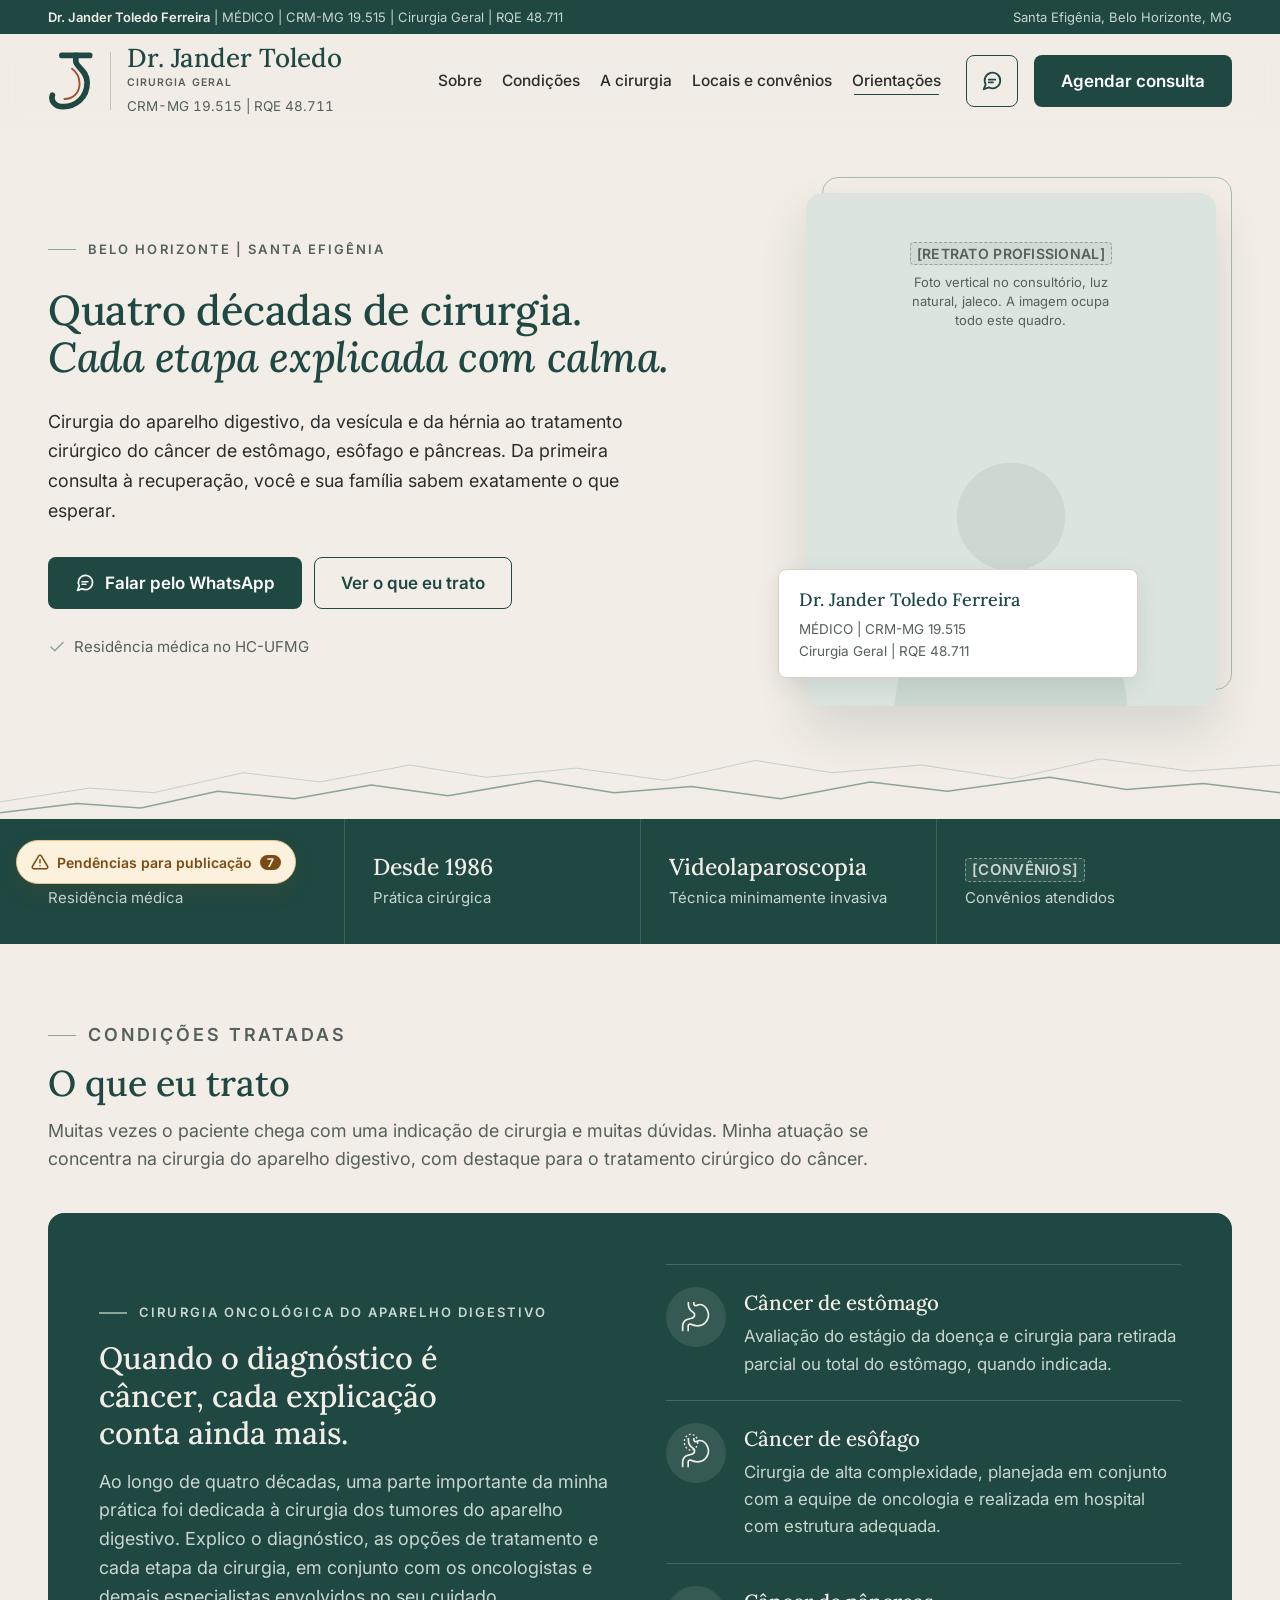
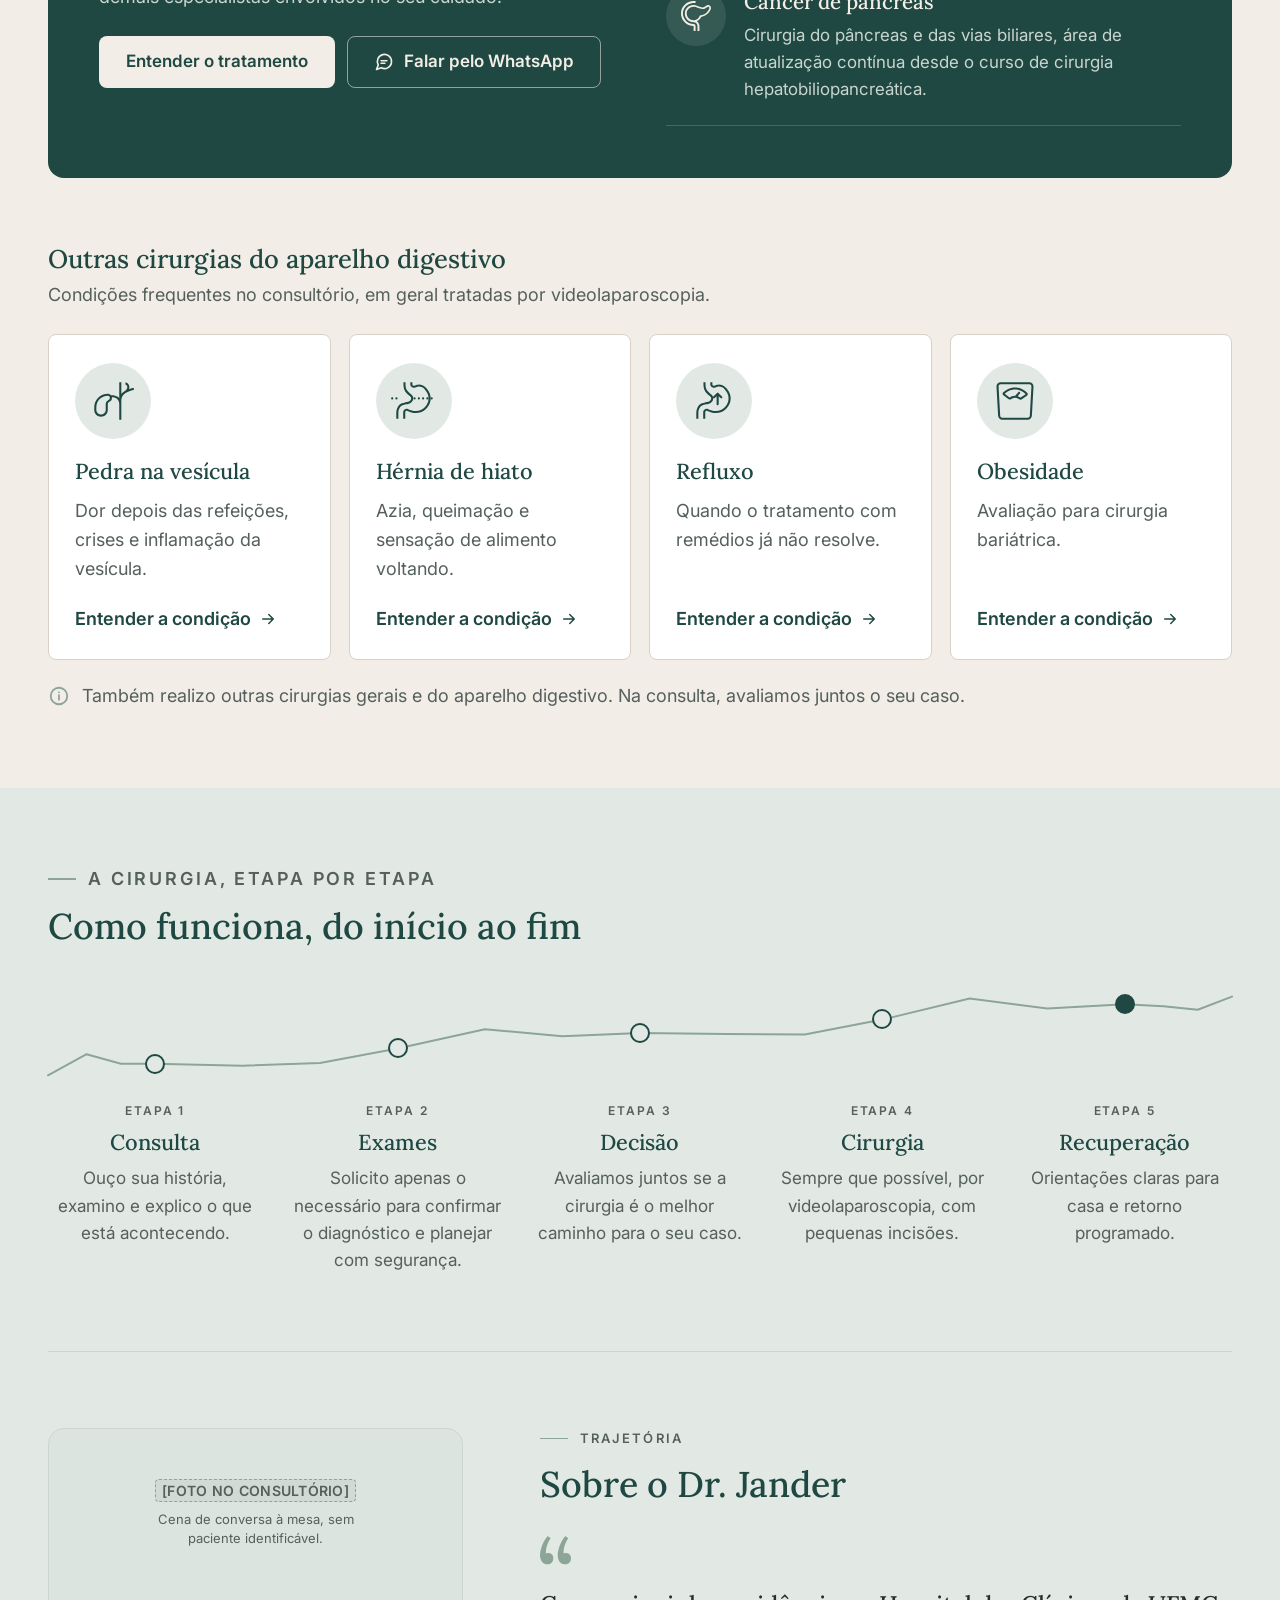
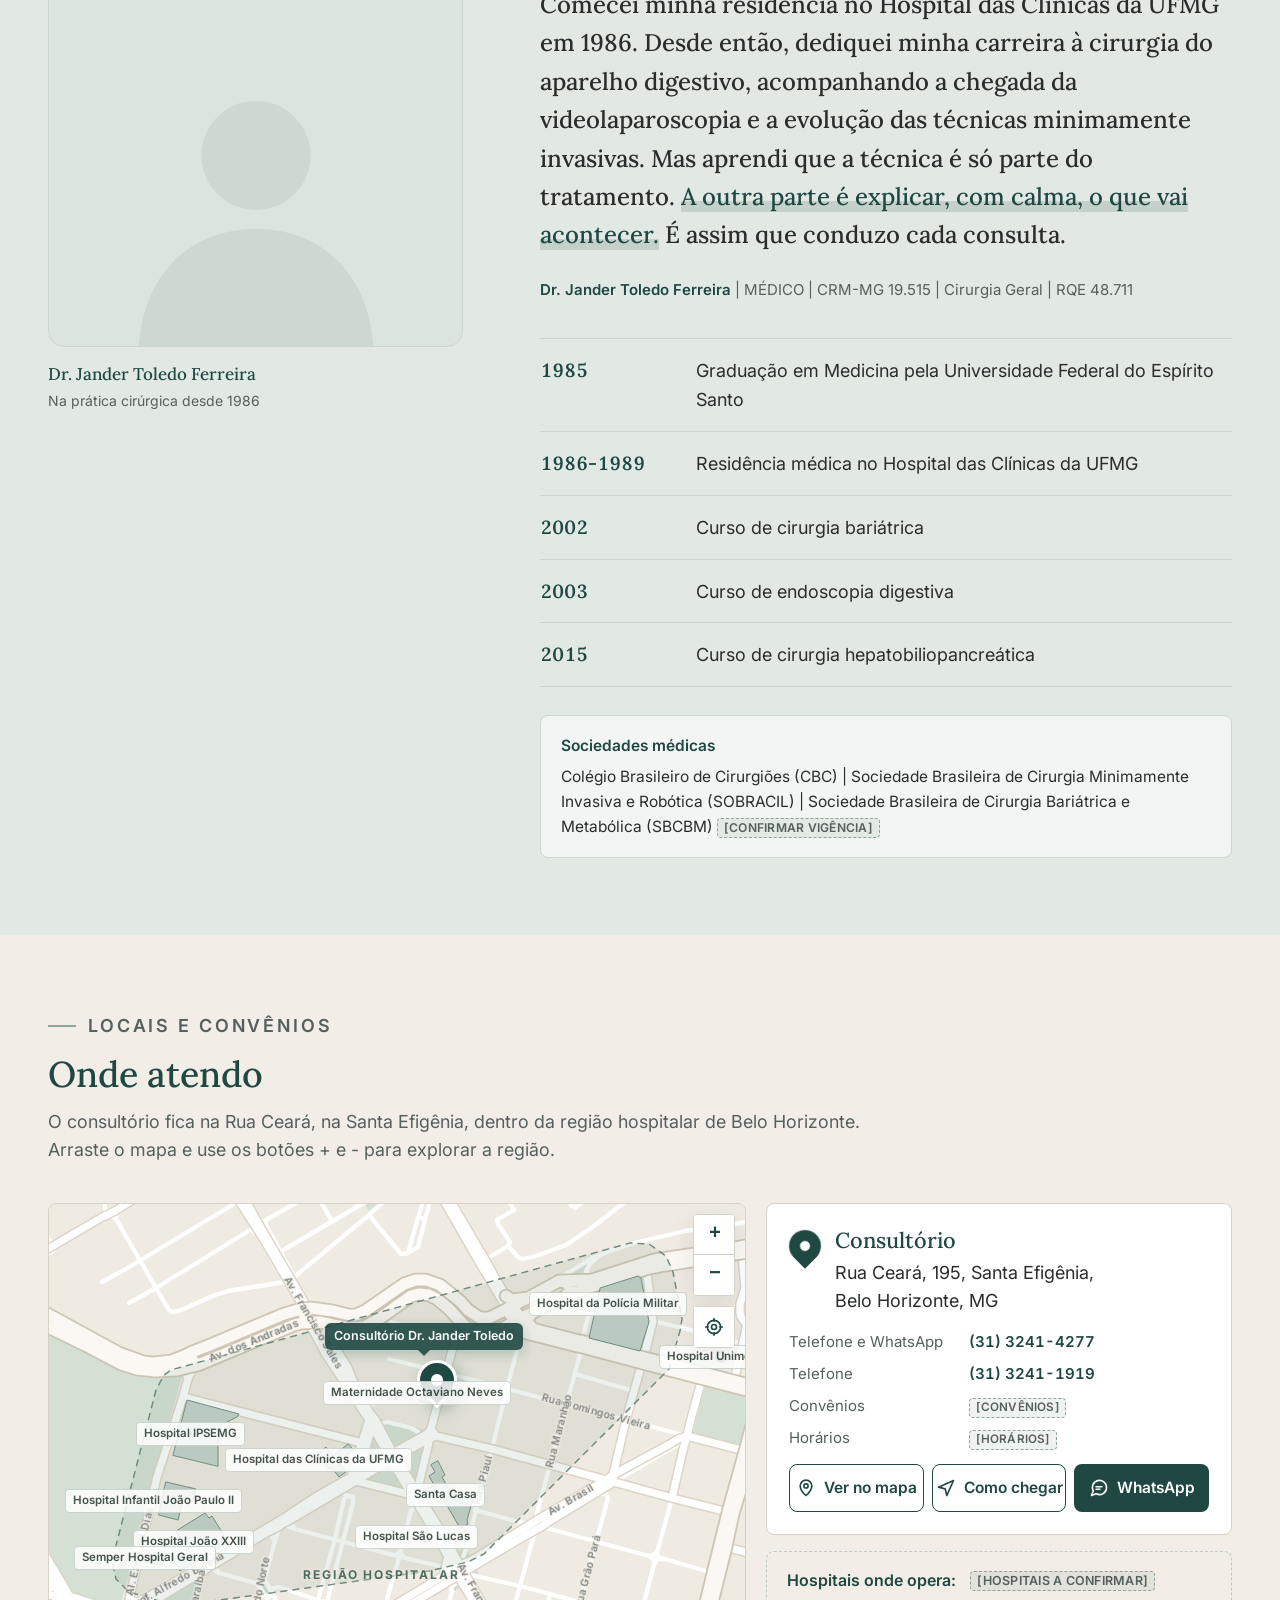
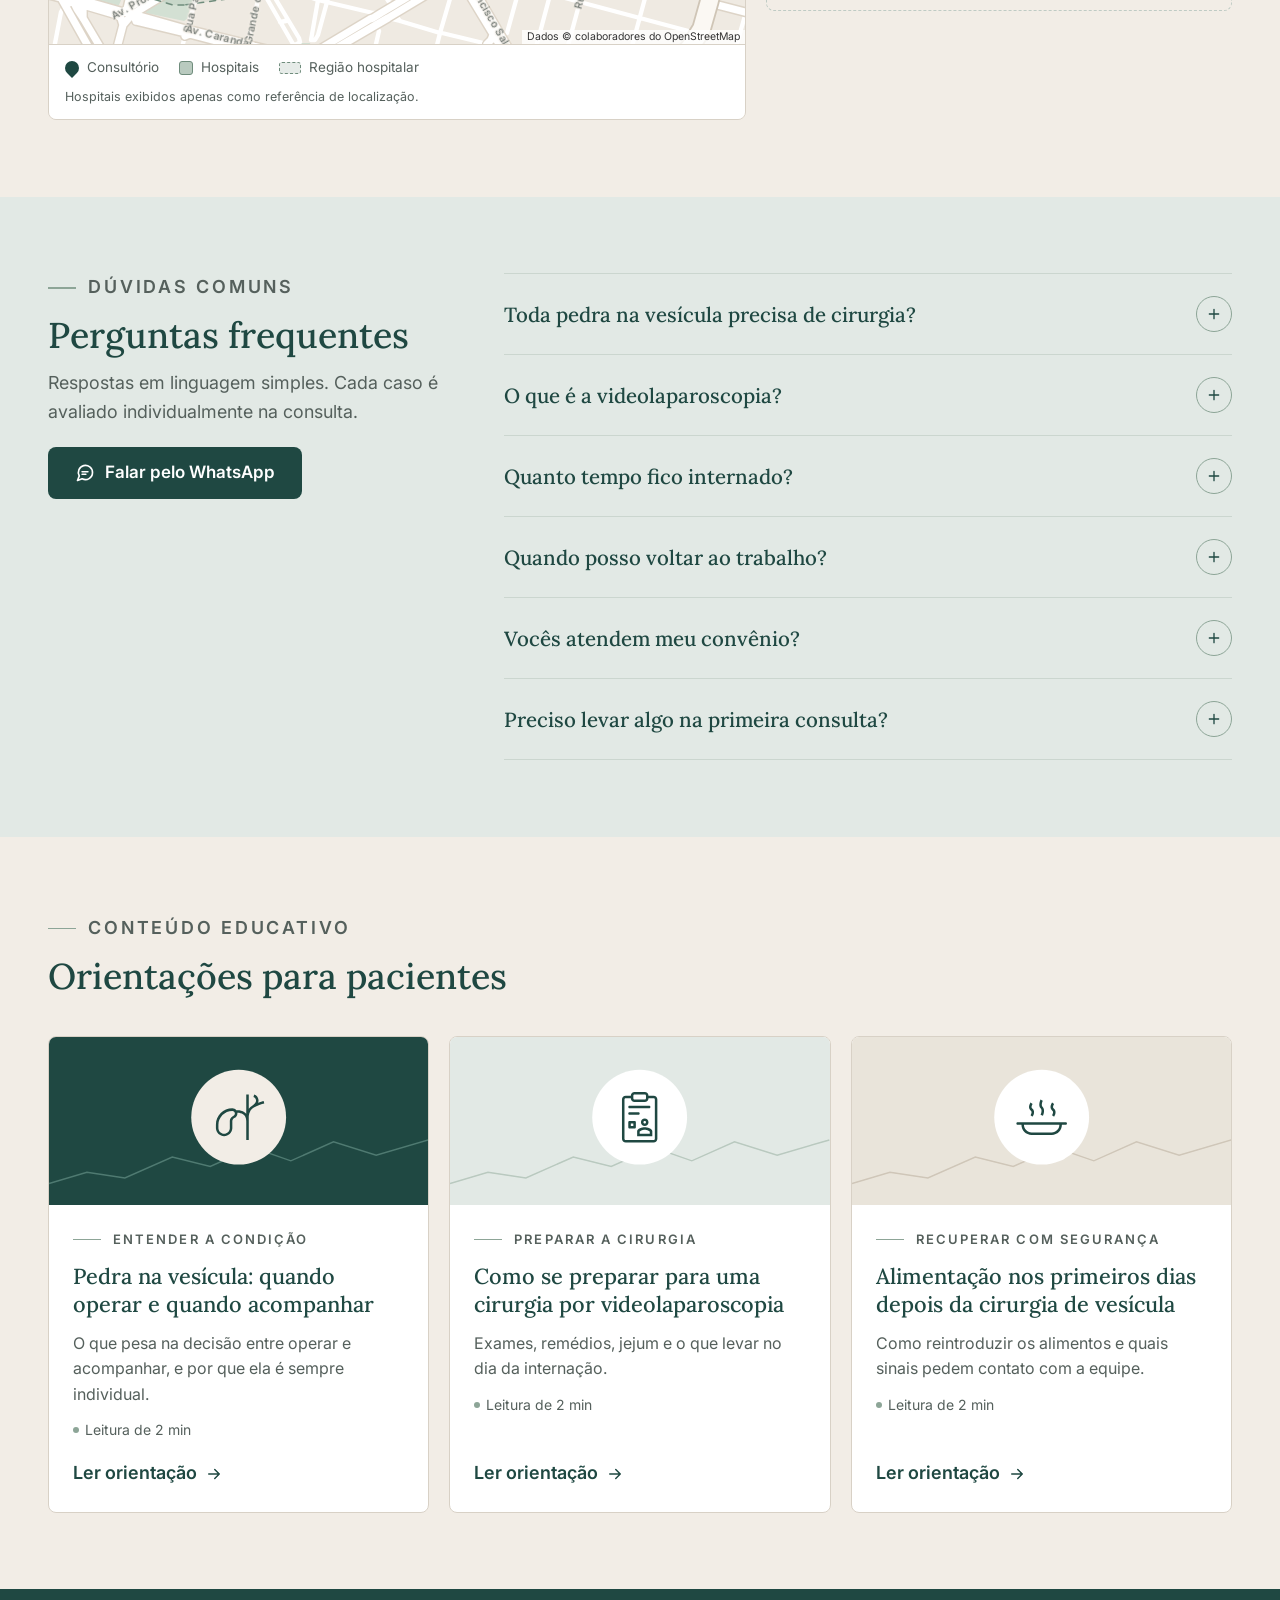
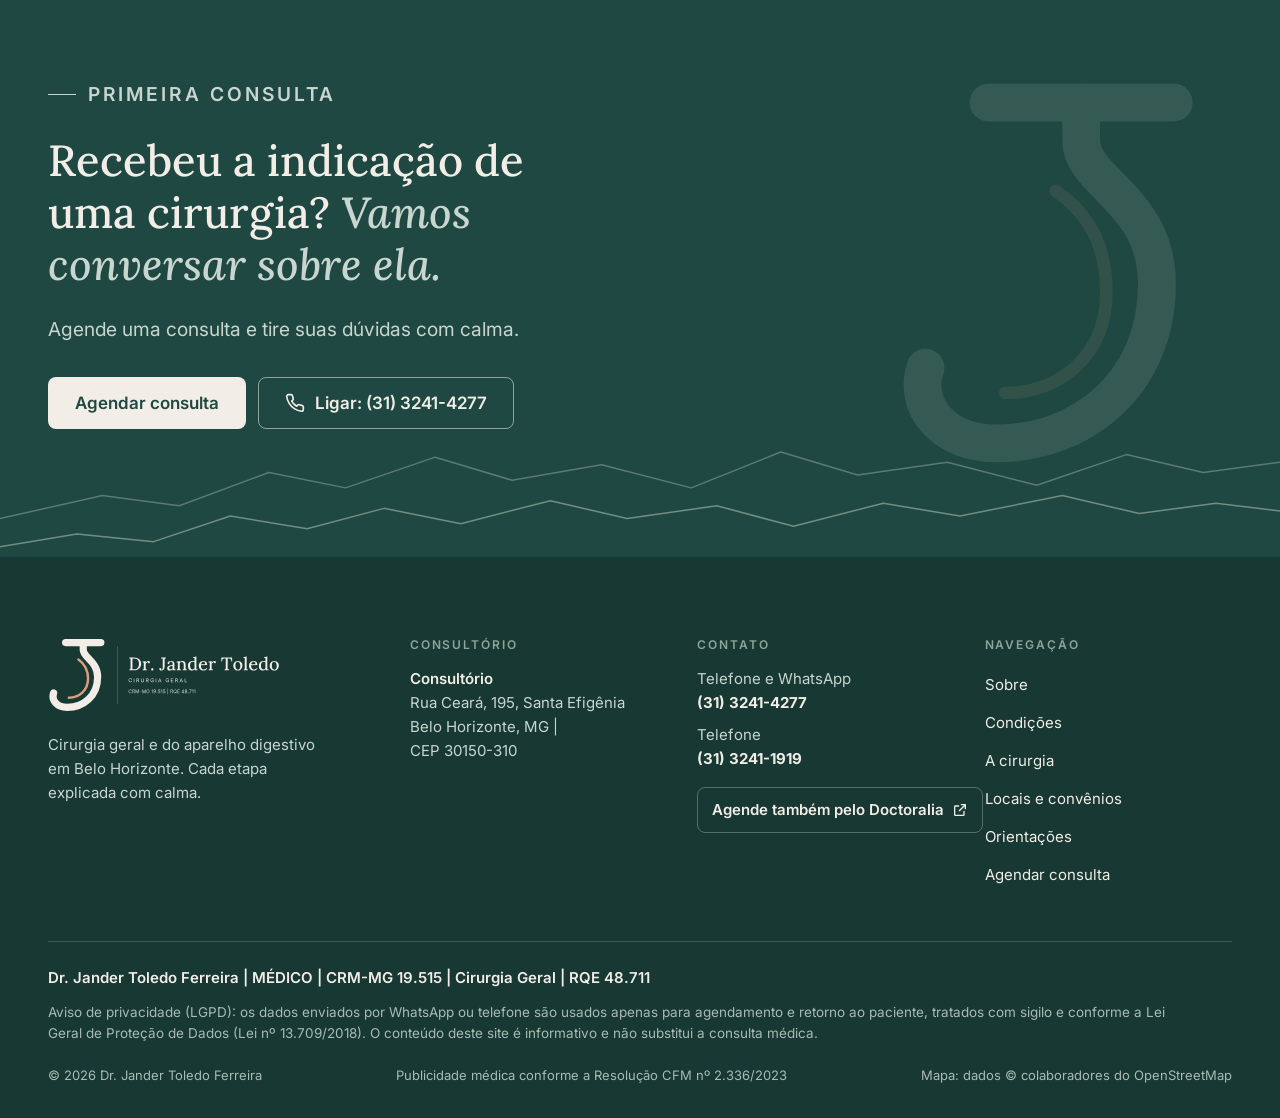
<file: index.html>
<!doctype html>
<html lang="pt-BR">
<head>
<meta charset="utf-8">
<meta name="viewport" content="width=device-width, initial-scale=1, viewport-fit=cover">
<title>Dr. Jander Toledo | Cirurgia Geral em Belo Horizonte</title>
<meta name="description" content="Dr. Jander Toledo Ferreira, MÉDICO, CRM-MG 19.515. Cirurgia Geral (RQE 48.711). Cirurgia do aparelho digestivo e cirurgia do câncer de estômago, esôfago e pâncreas, na Santa Efigênia, Belo Horizonte.">
<!-- VERSÃO DE REVISÃO: retirar a linha abaixo (e o cabeçalho X-Robots-Tag do vercel.json) quando o site for ao ar -->
<meta name="robots" content="noindex, nofollow">
<!-- <link rel="canonical" href="https://www.drjandertoledo.com.br/"> -->
<meta name="theme-color" content="#1F4842">
<meta property="og:type" content="website">
<meta property="og:locale" content="pt_BR">
<meta property="og:site_name" content="Dr. Jander Toledo">
<meta property="og:title" content="Dr. Jander Toledo | Cirurgia Geral em Belo Horizonte">
<meta property="og:description" content="Quatro décadas de cirurgia. Cada etapa explicada com calma. Consultórios na Santa Efigênia, Belo Horizonte.">
<meta property="og:image" content="assets/img/og-imagem.png">
<meta name="twitter:card" content="summary_large_image">
<link rel="icon" href="assets/img/icones/favicon.ico" sizes="any">
<link rel="icon" type="image/svg+xml" href="assets/img/icones/favicon.svg">
<link rel="apple-touch-icon" href="assets/img/icones/apple-touch-icon.png">
<link rel="manifest" href="site.webmanifest">
<link rel="preconnect" href="https://fonts.googleapis.com">
<link rel="preconnect" href="https://fonts.gstatic.com" crossorigin>
<link rel="stylesheet" href="https://fonts.googleapis.com/css2?family=Inter:wght@400;500;600;700&family=Lora:ital,wght@0,500;0,600;1,500&display=swap">
<link rel="stylesheet" href="assets/vendor/leaflet/leaflet.css?v=202610132345">
<link rel="stylesheet" href="assets/css/estilo.css?v=202610132345">
<script type="application/ld+json">{"@context": "https://schema.org", "@type": "Physician", "name": "Dr. Jander Toledo Ferreira", "description": "Cirurgia Geral em Belo Horizonte. Cirurgia do aparelho digestivo, incluindo o tratamento cirúrgico do câncer de estômago, esôfago e pâncreas, e cirurgias de vesícula, hérnia de hiato, refluxo e obesidade.", "medicalSpecialty": "Surgical", "identifier": {"@type": "PropertyValue", "propertyID": "CRM-MG", "value": "19.515"}, "address": {"@type": "PostalAddress", "streetAddress": "Rua Ceará, 195", "addressLocality": "Belo Horizonte", "addressRegion": "MG", "postalCode": "30150-310", "addressCountry": "BR"}, "areaServed": "Belo Horizonte, MG", "location": [{"@type": "Place", "name": "Consultório Rua Ceará", "address": "Rua Ceará, 195, Santa Efigênia, Belo Horizonte, MG"}], "availableService": [{"@type": "MedicalProcedure", "name": "Cirurgia do câncer de estômago (gastrectomia)"}, {"@type": "MedicalProcedure", "name": "Cirurgia do câncer de esôfago"}, {"@type": "MedicalProcedure", "name": "Cirurgia do câncer de pâncreas"}, {"@type": "MedicalProcedure", "name": "Colecistectomia por videolaparoscopia"}, {"@type": "MedicalProcedure", "name": "Correção de hérnia de hiato por videolaparoscopia"}, {"@type": "MedicalProcedure", "name": "Cirurgia antirrefluxo (fundoplicatura)"}, {"@type": "MedicalProcedure", "name": "Avaliação para cirurgia bariátrica"}], "sameAs": ["https://www.doctoralia.com.br/jander-toledo-ferreira/cirurgiao-geral/belo-horizonte"], "telephone": "+55-31-3241-4277"}</script>
</head>
<body>
<a class="pular" href="#conteudo">Pular para o conteúdo</a>

<div class="registro" role="note">
  <div class="wrap">
    <span><strong>Dr. Jander Toledo Ferreira</strong> | MÉDICO | <span class="nw">CRM-MG 19.515</span> | <span class="nw">Cirurgia Geral</span> | <span class="nw">RQE 48.711</span></span>
    <span class="cidade">Santa Efigênia, Belo Horizonte, MG</span>
  </div>
</div>

<header class="topo" id="topo">
  <div class="wrap">
    <a class="assinatura" href="#conteudo" aria-label="Dr. Jander Toledo, início da página">
      <svg class="simbolo" aria-hidden="true" focusable="false" xmlns="http://www.w3.org/2000/svg" viewBox="0 0 292.00 380.00"><g transform="translate(-88.00 -72.00) scale(4.0000)" fill="none" stroke-linecap="round" stroke-linejoin="round"><path d="M66 25 V34 C66 44 84 48 84 68 C84 92 66 106 46 106 C33 106 26 97 29 88" stroke="#1F4842" stroke-width="9"/><path d="M60 46 C70 53 72 62 72 70 C72 85 61 94 48 94" stroke="#9E5230" stroke-width="3"/><path d="M44 25 H88" stroke="#1F4842" stroke-width="9"/></g></svg>
      <span class="div" aria-hidden="true"></span>
      <span class="txt">
        <span class="nome">Dr. Jander Toledo</span>
        <span class="esp">Cirurgia Geral</span>
        <span class="reg">CRM-MG 19.515 | RQE 48.711</span>
      </span>
    </a>
    <nav class="menu" aria-label="Menu principal">
      <ul>
        <li><a href="#sobre">Sobre</a></li>
        <li><a href="#condicoes">Condições</a></li>
        <li><a href="#como-funciona">A cirurgia</a></li>
        <li><a href="#onde-atendo">Locais e convênios</a></li>
        <li><a href="#orientacoes">Orientações</a></li>
      </ul>
    </nav>
    <a class="icone-btn whats-topo" href="#" data-whats data-track="whatsapp_topo" aria-label="Falar pelo WhatsApp" title="Falar pelo WhatsApp"><svg viewBox="0 0 24 24" fill="none" stroke="currentColor" stroke-width="2" stroke-linecap="round" stroke-linejoin="round" aria-hidden="true"><path d="M21 11.5a8.4 8.4 0 0 1-12.4 7.4L3 21l2.1-5.4A8.5 8.5 0 1 1 21 11.5z"/><path d="M8.5 10.5h7M8.5 13.5h4.5"/></svg><span>WhatsApp</span></a>
    <a class="btn btn-acao btn-agendar" href="#" data-whats data-track="agendar_cabecalho">Agendar consulta</a>
    <div class="acoes-cel">
      <a class="icone-btn whats-cel" href="#" data-whats data-track="whatsapp_topo_celular" aria-label="Falar pelo WhatsApp"><svg viewBox="0 0 24 24" fill="none" stroke="currentColor" stroke-width="2" stroke-linecap="round" stroke-linejoin="round" aria-hidden="true"><path d="M21 11.5a8.4 8.4 0 0 1-12.4 7.4L3 21l2.1-5.4A8.5 8.5 0 1 1 21 11.5z"/><path d="M8.5 10.5h7M8.5 13.5h4.5"/></svg></a>
      <a class="icone-btn" href="tel:+553132414277" data-track="telefone_topo" aria-label="Ligar para o consultório: (31) 3241-4277"><svg viewBox="0 0 24 24" fill="none" stroke="currentColor" stroke-width="2" stroke-linecap="round" stroke-linejoin="round" aria-hidden="true"><path d="M22 16.9v3a2 2 0 0 1-2.2 2 19.8 19.8 0 0 1-8.6-3.1 19.5 19.5 0 0 1-6-6A19.8 19.8 0 0 1 2.1 4.2 2 2 0 0 1 4.1 2h3a2 2 0 0 1 2 1.7c.1.9.4 1.8.7 2.7a2 2 0 0 1-.5 2.1L8 9.8a16 16 0 0 0 6 6l1.3-1.3a2 2 0 0 1 2.1-.4c.9.3 1.8.6 2.7.7a2 2 0 0 1 1.7 2z"/></svg></a>
      <button class="icone-btn" type="button" id="abrir-menu" aria-label="Abrir menu" aria-controls="gaveta" aria-expanded="false">
        <svg viewBox="0 0 24 24" fill="none" stroke="currentColor" stroke-width="2" stroke-linecap="round" aria-hidden="true"><path d="M4 7h16M4 12h16M4 17h10"/></svg>
      </button>
    </div>
  </div>
</header>

<div class="gaveta" id="gaveta" hidden role="dialog" aria-modal="true" aria-label="Menu">
  <div class="topo-gaveta">
    <span class="assinatura"><svg class="simbolo" aria-hidden="true" focusable="false" xmlns="http://www.w3.org/2000/svg" viewBox="0 0 292.00 380.00"><g transform="translate(-88.00 -72.00) scale(4.0000)" fill="none" stroke-linecap="round" stroke-linejoin="round"><path d="M66 25 V34 C66 44 84 48 84 68 C84 92 66 106 46 106 C33 106 26 97 29 88" stroke="#1F4842" stroke-width="9"/><path d="M60 46 C70 53 72 62 72 70 C72 85 61 94 48 94" stroke="#9E5230" stroke-width="3"/><path d="M44 25 H88" stroke="#1F4842" stroke-width="9"/></g></svg><span class="div" aria-hidden="true"></span><span class="txt"><span class="nome">Dr. Jander Toledo</span><span class="reg">CRM-MG 19.515</span></span></span>
    <button class="icone-btn" type="button" id="fechar-menu" aria-label="Fechar menu">
      <svg viewBox="0 0 24 24" fill="none" stroke="currentColor" stroke-width="2" stroke-linecap="round" aria-hidden="true"><path d="M6 6l12 12M18 6L6 18"/></svg>
    </button>
  </div>
  <ul>
    <li><a href="#sobre">Sobre <span aria-hidden="true">→</span></a></li>
    <li><a href="#condicoes">Condições <span aria-hidden="true">→</span></a></li>
    <li><a href="#como-funciona">A cirurgia <span aria-hidden="true">→</span></a></li>
    <li><a href="#onde-atendo">Locais e convênios <span aria-hidden="true">→</span></a></li>
    <li><a href="#orientacoes">Orientações <span aria-hidden="true">→</span></a></li>
  </ul>
  <a class="btn btn-acao" href="#" data-whats data-track="agendar_menu_celular">Agendar consulta</a>
  <div class="contato-gaveta">
    <span>Telefone e WhatsApp: <a href="tel:+553132414277">(31) 3241-4277</a></span>
    <span>Telefone: <a href="tel:+553132411919">(31) 3241-1919</a></span>
    <span>Dr. Jander Toledo Ferreira | MÉDICO | CRM-MG 19.515 | Cirurgia Geral | RQE 48.711</span>
  </div>
</div>

<main id="conteudo">

<section class="abertura" aria-labelledby="titulo-abertura">
  <div class="wrap">
    <div class="grade">
      <div class="texto">
        <p class="rotulo">Belo Horizonte | Santa Efigênia</p>
        <h1 id="titulo-abertura"><span class="l1">Quatro décadas de cirurgia.</span> <em>Cada etapa explicada com calma.</em></h1>
        <p class="lead">Cirurgia do aparelho digestivo, da vesícula e da hérnia ao tratamento cirúrgico do câncer de estômago, esôfago e pâncreas. Da primeira consulta à recuperação, você e sua família sabem exatamente o que esperar.</p>
        <div class="botoes">
          <a class="btn btn-acao" href="#" data-whats data-track="whatsapp_abertura"><svg viewBox="0 0 24 24" fill="none" stroke="currentColor" stroke-width="2" stroke-linecap="round" stroke-linejoin="round" aria-hidden="true"><path d="M21 11.5a8.4 8.4 0 0 1-12.4 7.4L3 21l2.1-5.4A8.5 8.5 0 1 1 21 11.5z"/><path d="M8.5 10.5h7M8.5 13.5h4.5"/></svg> Falar pelo WhatsApp</a>
          <a class="btn btn-linha" href="#condicoes" data-track="ver_condicoes">Ver o que eu trato</a>
        </div>
        <div class="confianca">
          <span><svg viewBox="0 0 24 24" fill="none" stroke="currentColor" stroke-width="2" stroke-linecap="round" stroke-linejoin="round" aria-hidden="true"><path d="M20 6 9 17l-5-5"/></svg>Residência médica no HC-UFMG</span>
        </div>
      </div>
      <figure class="retrato">
        <div class="foto-retrato">
          <!-- Retrato profissional: substituir o bloco "vazio" por <img src="retrato-dr-jander.jpg" alt="Dr. Jander Toledo Ferreira no consultório"> (foto vertical 4:5, mínimo 1200 x 1500 px) -->
          <div class="vazio" role="img" aria-label="Espaço reservado para o retrato profissional do Dr. Jander Toledo">
            <svg class="silhueta" viewBox="0 0 200 210" aria-hidden="true"><circle cx="100" cy="70" r="40" fill="currentColor"/><path d="M14 210c4-56 40-86 86-86s82 30 86 86z" fill="currentColor"/></svg>
            <span class="marcador">[RETRATO PROFISSIONAL]</span>
            <small>Foto vertical no consultório, luz natural, jaleco. A imagem ocupa todo este quadro.</small>
          </div>
        </div>
        <figcaption class="ficha">
          <b>Dr. Jander Toledo Ferreira</b>
          <span>MÉDICO | CRM-MG 19.515</span>
          <span>Cirurgia Geral | RQE 48.711</span>
        </figcaption>
      </figure>
    </div>
  </div>
  <svg class="serras" viewBox="0 0 1000 100" preserveAspectRatio="none" aria-hidden="true">
    <path class="fundo" d="M0 78 L70 60 L120 66 L190 40 L250 52 L320 30 L380 46 L450 34 L520 50 L590 24 L650 40 L720 30 L790 48 L860 22 L930 38 L1000 30"/>
    <path d="M0 92 L60 80 L110 86 L170 64 L230 74 L290 56 L350 70 L420 50 L480 66 L540 58 L610 74 L680 52 L740 64 L820 46 L880 62 L940 54 L1000 66"/>
  </svg>
</section>

<section class="credenciais escuro" aria-label="Credenciais">
  <div class="wrap">
    <ul>
      <li><b>HC-UFMG</b><span>Residência médica</span></li>
      <li><b>Desde 1986</b><span>Prática cirúrgica</span></li>
      <li><b>Videolaparoscopia</b><span>Técnica minimamente invasiva</span></li>
      <li><b><span class="marcador">[CONVÊNIOS]</span></b><span>Convênios atendidos</span></li>
    </ul>
  </div>
</section>

<section class="secao" id="condicoes" aria-labelledby="titulo-condicoes">
  <div class="wrap">
    <div class="cabeca">
      <p class="rotulo">Condições tratadas</p>
      <h2 id="titulo-condicoes">O que eu trato</h2>
      <p>Muitas vezes o paciente chega com uma indicação de cirurgia e muitas dúvidas. Minha atuação se concentra na cirurgia do aparelho digestivo, com destaque para o tratamento cirúrgico do câncer.</p>
    </div>
    <div class="onc-destaque escuro" id="oncologia" aria-labelledby="titulo-oncologia" role="region">
      <div class="grade-onc">
      <div class="onc-texto">
        <p class="rotulo">Cirurgia oncológica do aparelho digestivo</p>
        <h3 class="onc-titulo" id="titulo-oncologia">Quando o diagnóstico é câncer, cada explicação conta ainda mais.</h3>
        <p>Ao longo de quatro décadas, uma parte importante da minha prática foi dedicada à cirurgia dos tumores do aparelho digestivo. Explico o diagnóstico, as opções de tratamento e cada etapa da cirurgia, em conjunto com os oncologistas e demais especialistas envolvidos no seu cuidado.</p>
        <div class="botoes">
          <button class="btn btn-claro" type="button" data-painel="cond-oncologia" data-track="oncologia_entender">Entender o tratamento</button>
          <a class="btn btn-linha-claro" href="#" data-whats data-track="whatsapp_oncologia"><svg viewBox="0 0 24 24" fill="none" stroke="currentColor" stroke-width="2" stroke-linecap="round" stroke-linejoin="round" aria-hidden="true"><path d="M21 11.5a8.4 8.4 0 0 1-12.4 7.4L3 21l2.1-5.4A8.5 8.5 0 1 1 21 11.5z"/><path d="M8.5 10.5h7M8.5 13.5h4.5"/></svg> Falar pelo WhatsApp</a>
        </div>
      </div>
      <ul class="onc-lista">
        <li><span class="onc-ic" aria-hidden="true"><svg viewBox="0 0 48 48" width="40" height="40" fill="none">
<path fill-rule="evenodd" clip-rule="evenodd" d="M22.4334 7.80593C22.4533 8.36778 22.5582 8.69871 22.726 8.89808C22.9709 9.18891 23.2164 9.29144 23.5052 9.31683C23.8448 9.34667 24.2768 9.26968 24.8473 9.09176C25.1253 9.00507 25.413 8.90227 25.7226 8.79014C25.7542 8.77871 25.786 8.76717 25.818 8.75554C26.0937 8.65557 26.3867 8.54931 26.6793 8.4528C27.3241 8.24013 28.0616 8.04116 28.8096 8.04116C33.6124 8.04116 36.4607 11.7906 38.3369 15.1376C40.6411 19.2481 40.5437 24.3791 38.0901 28.4016C36.4758 31.048 34.4126 33.3397 31.285 34.5561C26.7482 36.3206 21.7413 35.6382 17.6158 33.6006C16.6965 33.1466 15.6176 33.845 15.6176 34.733V41H13.6176V34.733C13.6176 32.1815 16.4189 30.7789 18.5014 31.8074C22.2428 33.6552 26.6583 34.2097 30.56 32.6921C33.127 31.6937 34.8943 29.8001 36.3826 27.3601C38.4604 23.9538 38.5426 19.5948 36.5923 16.1156C34.74 12.8112 32.402 10.0412 28.8096 10.0412C28.3898 10.0412 27.8992 10.1564 27.3057 10.3521C27.0427 10.4389 26.7781 10.5349 26.4984 10.6363C26.467 10.6476 26.4355 10.6591 26.4037 10.6706C26.0953 10.7823 25.7689 10.8993 25.4427 11.0011C24.8049 11.2 24.0686 11.374 23.3301 11.3091C22.541 11.2398 21.7986 10.9018 21.1962 10.1863C20.5915 9.46816 20.4596 8.58044 20.4347 7.8768C20.4218 7.51463 20.4367 7.15567 20.452 6.8418C20.4544 6.79377 20.4567 6.7471 20.459 6.70166C20.4723 6.43537 20.4835 6.21135 20.4825 6.00469L22.4825 5.99536C22.4837 6.26171 22.4693 6.54872 22.456 6.8111C22.4538 6.8546 22.4517 6.89742 22.4496 6.93936C22.4345 7.24986 22.4238 7.53535 22.4334 7.80593ZM13.8577 6.50519C13.8582 6.33584 13.8586 6.16741 13.8586 6.00002H15.8586C15.8586 6.12523 15.8585 6.24953 15.8584 6.37296C15.8558 9.10063 15.8536 11.4006 17.1253 13.5438C18.0092 15.0336 19.3171 16.0774 20.8048 17.2647C21.0222 17.4382 21.2434 17.6147 21.4677 17.7962C23.2701 19.2543 23.6577 21.2332 23.0424 22.9664C22.4511 24.6318 20.9625 26.011 19.13 26.5353C18.1451 26.8171 17.2109 27.0258 16.3643 27.215C16.1656 27.2594 15.9717 27.3027 15.7832 27.3456C14.7716 27.5759 13.913 27.7949 13.1496 28.1109C11.7108 28.7064 10.5341 29.6729 9.59141 31.984C9.20068 32.9418 9 33.9633 9 34.994V41H7V34.994C7 33.7033 7.25136 32.4254 7.73956 31.2286C8.87478 28.4456 10.4298 27.072 12.3847 26.2629C13.3181 25.8766 14.3219 25.6271 15.3392 25.3955C15.542 25.3493 15.7455 25.3038 15.9503 25.258C16.7929 25.0697 17.6571 24.8765 18.5798 24.6125C19.827 24.2556 20.7947 23.3194 21.1576 22.2972C21.4965 21.3429 21.3361 20.2623 20.2099 19.3511C20.0047 19.1851 19.794 19.0178 19.5801 18.8478C18.1129 17.6823 16.4906 16.3936 15.4053 14.5644C13.8438 11.9327 13.851 9.10954 13.8577 6.50519Z" fill="currentColor"/>
</svg></span><div><h4>Câncer de estômago</h4><p>Avaliação do estágio da doença e cirurgia para retirada parcial ou total do estômago, quando indicada.</p></div></li>
        <li><span class="onc-ic" aria-hidden="true"><svg viewBox="0 0 48 48" width="40" height="40" fill="none"><path fill-rule="evenodd" clip-rule="evenodd" d="M22.4334 7.80593C22.4533 8.36778 22.5582 8.69871 22.726 8.89808C22.9709 9.18891 23.2164 9.29144 23.5052 9.31683C23.8448 9.34667 24.2768 9.26968 24.8473 9.09176C25.1253 9.00507 25.413 8.90227 25.7226 8.79014C25.7542 8.77871 25.786 8.76717 25.818 8.75554C26.0937 8.65557 26.3867 8.54931 26.6793 8.4528C27.3241 8.24013 28.0616 8.04116 28.8096 8.04116C33.6124 8.04116 36.4607 11.7906 38.3369 15.1376C40.6411 19.2481 40.5437 24.3791 38.0901 28.4016C36.4758 31.048 34.4126 33.3397 31.285 34.5561C26.7482 36.3206 21.7413 35.6382 17.6158 33.6006C16.6965 33.1466 15.6176 33.845 15.6176 34.733V41H13.6176V34.733C13.6176 32.1815 16.4189 30.7789 18.5014 31.8074C22.2428 33.6552 26.6583 34.2097 30.56 32.6921C33.127 31.6937 34.8943 29.8001 36.3826 27.3601C38.4604 23.9538 38.5426 19.5948 36.5923 16.1156C34.74 12.8112 32.402 10.0412 28.8096 10.0412C28.3898 10.0412 27.8992 10.1564 27.3057 10.3521C27.0427 10.4389 26.7781 10.5349 26.4984 10.6363C26.467 10.6476 26.4355 10.6591 26.4037 10.6706C26.0953 10.7823 25.7689 10.8993 25.4427 11.0011C24.8049 11.2 24.0686 11.374 23.3301 11.3091C22.541 11.2398 21.7986 10.9018 21.1962 10.1863C20.5915 9.46816 20.4596 8.58044 20.4347 7.8768C20.4218 7.51463 20.4367 7.15567 20.452 6.8418C20.4544 6.79377 20.4567 6.7471 20.459 6.70166C20.4723 6.43537 20.4835 6.21135 20.4825 6.00469L22.4825 5.99536C22.4837 6.26171 22.4693 6.54872 22.456 6.8111C22.4538 6.8546 22.4517 6.89742 22.4496 6.93936C22.4345 7.24986 22.4238 7.53535 22.4334 7.80593ZM13.8577 6.50519C13.8582 6.33584 13.8586 6.16741 13.8586 6.00002H15.8586C15.8586 6.12523 15.8585 6.24953 15.8584 6.37296C15.8558 9.10063 15.8536 11.4006 17.1253 13.5438C18.0092 15.0336 19.3171 16.0774 20.8048 17.2647C21.0222 17.4382 21.2434 17.6147 21.4677 17.7962C23.2701 19.2543 23.6577 21.2332 23.0424 22.9664C22.4511 24.6318 20.9625 26.011 19.13 26.5353C18.1451 26.8171 17.2109 27.0258 16.3643 27.215C16.1656 27.2594 15.9717 27.3027 15.7832 27.3456C14.7716 27.5759 13.913 27.7949 13.1496 28.1109C11.7108 28.7064 10.5341 29.6729 9.59141 31.984C9.20068 32.9418 9 33.9633 9 34.994V41H7V34.994C7 33.7033 7.25136 32.4254 7.73956 31.2286C8.87478 28.4456 10.4298 27.072 12.3847 26.2629C13.3181 25.8766 14.3219 25.6271 15.3392 25.3955C15.542 25.3493 15.7455 25.3038 15.9503 25.258C16.7929 25.0697 17.6571 24.8765 18.5798 24.6125C19.827 24.2556 20.7947 23.3194 21.1576 22.2972C21.4965 21.3429 21.3361 20.2623 20.2099 19.3511C20.0047 19.1851 19.794 19.0178 19.5801 18.8478C18.1129 17.6823 16.4906 16.3936 15.4053 14.5644C13.8438 11.9327 13.851 9.10954 13.8577 6.50519Z" fill="currentColor"/><ellipse cx="18" cy="11" rx="8" ry="9.5" stroke="currentColor" stroke-width="1.6" stroke-dasharray="2.2 2.6"/></svg></span><div><h4>Câncer de esôfago</h4><p>Cirurgia de alta complexidade, planejada em conjunto com a equipe de oncologia e realizada em hospital com estrutura adequada.</p></div></li>
        <li><span class="onc-ic" aria-hidden="true"><svg viewBox="0 0 48 48" width="40" height="40" fill="none">
<path d="M23.4677 8.4V6H21.1387C12.8811 6 6 12.6117 6 21C6 29.3883 12.8811 36 21.1387 36V42H23.4677V36C23.4677 34.6745 22.4249 33.6 21.1387 33.6C14.0641 33.6 8.32902 27.9588 8.32902 21C8.32902 14.8236 12.8471 9.68507 18.8096 8.60776C19.5649 8.4713 22.6723 8.4 23.4677 8.4Z" fill="currentColor"/>
<path fill-rule="evenodd" clip-rule="evenodd" d="M25.0475 30.24C26.9048 31.5341 28.1257 33.7245 28.1257 36.2087V42H25.7967V36.2087C25.7967 36.1388 25.7953 36.0692 25.7924 36C25.6863 33.4459 23.6434 31.4087 21.1387 31.4087C15.2944 31.4087 10.5568 26.7486 10.5568 21C10.5568 17.8254 12.1738 14.655 14.9033 12.6333C15.3302 12.3171 15.7845 12.0674 16.2639 11.8739C17.6249 11.1868 19.1604 10.8002 20.7853 10.8002C21.7204 10.8002 22.6067 10.9403 23.4677 11.1594C24.5524 11.4355 25.5971 11.8368 26.6491 12.2409C28.3297 12.8865 30.0291 13.5393 31.9406 13.7002C33.0594 13.7944 34.2045 13.0759 35.3697 12.3449C37.1464 11.2302 38.9697 10.0863 40.8166 11.7509C41.7588 12.6002 42.5696 14.4111 41.4734 16.4884C39.2114 20.6017 36.5034 23.641 31.9029 24.6737L30.0881 25.0812C29.0631 27.4807 27.2186 29.2392 25.0475 30.24ZM22.1061 29.0772C24.713 28.6285 27.1129 26.9548 28.2489 24.2955L28.6511 23.354L31.4648 22.7223C35.2556 21.8713 37.5787 19.415 39.7117 15.5414C40.3016 14.4102 39.8535 13.5753 39.4776 13.2365C39.1114 12.9065 38.9 12.9006 38.7271 12.9171C38.4235 12.9461 37.9872 13.109 37.2955 13.5107C37.0193 13.6711 36.7464 13.8423 36.4413 14.0336L36.2447 14.1569C35.8755 14.3878 35.4594 14.6443 35.0302 14.8732C34.2106 15.3102 33.069 15.8023 31.7728 15.6932C29.5662 15.5074 27.6171 14.7569 25.977 14.1254C25.8578 14.0795 25.7403 14.0342 25.6244 13.9899C24.4949 13.5575 23.4989 13.1983 22.5206 12.9913H21.1387C16.4774 12.9913 12.8858 16.6809 12.8858 21C12.8858 25.3191 16.4774 29.0087 21.1387 29.0087C21.4669 29.0087 21.7899 29.032 22.1061 29.0772Z" fill="currentColor"/>
</svg></span><div><h4>Câncer de pâncreas</h4><p>Cirurgia do pâncreas e das vias biliares, área de atualização contínua desde o curso de cirurgia hepatobiliopancreática.</p></div></li>
      </ul>
      </div>
    </div>
    <div class="sub-cabeca"><h3>Outras cirurgias do aparelho digestivo</h3><p>Condições frequentes no consultório, em geral tratadas por videolaparoscopia.</p></div>
    <div class="cartoes">
      <article class="cartao">
        <div class="ic" aria-hidden="true"><svg viewBox="0 0 48 48" width="50" height="50" fill="none"><path fill-rule="evenodd" clip-rule="evenodd" d="M28.5615 19.985C29.0876 20.342 29.5716 20.7616 30 21.2448V6H32V17.3085C32.7583 16.3009 33.7392 15.4285 34.9664 14.6543C37.2062 13.2413 37.8041 11.6796 37.7223 10.5323C37.6374 9.34206 36.818 8.32677 35.6838 7.9487L36.3162 6.05134C38.182 6.67327 39.5722 8.35626 39.7172 10.3901C39.7683 11.107 39.6645 11.8371 39.3965 12.5554C41.1113 11.909 42.75 11.4234 43.7541 11.1687L44.2459 13.1073C42.3798 13.5806 38.4154 14.8432 36.0336 16.3458C34.6853 17.1964 33.7663 18.1293 33.1416 19.1965C32.5208 20.2571 32.1569 21.5076 32 23.0499V42H30V27C30 24.3185 28.9037 22.6342 27.4385 21.64C26.1575 20.7707 24.5286 20.3877 22.9596 20.4293C22.9862 20.6157 23 20.8063 23 21C23 22.5142 22.1587 23.8319 20.9179 24.5111C19.949 25.0414 19 25.8954 19 27V33H18.9811C18.7257 36.3562 15.9216 39 12.5 39C9.07839 39 6.27426 36.3562 6.01894 33H6V30C6 22.8203 11.8203 17 19 17C20.2546 17 21.3743 17.5776 22.1077 18.4814C24.2416 18.2632 26.6419 18.6825 28.5615 19.985ZM19 19C12.9249 19 8 23.9249 8 30V32.675L8.01318 32.8483C8.18978 35.1698 10.1321 37 12.5 37C14.8679 37 16.8102 35.1698 16.9868 32.8483L17 32.675V27C17 25.8393 17.5055 24.9051 18.0775 24.2382C18.6407 23.5815 19.3371 23.0964 19.9576 22.7567C20.5831 22.4143 21 21.7544 21 21C21 19.8954 20.1046 19 19 19Z" fill="currentColor"/></svg></div>
        <h3>Pedra na vesícula</h3>
        <p>Dor depois das refeições, crises e inflamação da vesícula.</p>
        <button class="link-seta" type="button" data-painel="cond-vesicula" data-track="condicao_vesicula">Entender a condição <svg viewBox="0 0 24 24" fill="none" stroke="currentColor" stroke-width="2" stroke-linecap="round" stroke-linejoin="round" aria-hidden="true"><path d="M5 12h14M13 6l6 6-6 6"/></svg></button>
      </article>
      <article class="cartao">
        <div class="ic" aria-hidden="true"><svg viewBox="0 0 48 48" width="50" height="50" fill="none"><path fill-rule="evenodd" clip-rule="evenodd" d="M22.4334 7.80593C22.4533 8.36778 22.5582 8.69871 22.726 8.89808C22.9709 9.18891 23.2164 9.29144 23.5052 9.31683C23.8448 9.34667 24.2768 9.26968 24.8473 9.09176C25.1253 9.00507 25.413 8.90227 25.7226 8.79014C25.7542 8.77871 25.786 8.76717 25.818 8.75554C26.0937 8.65557 26.3867 8.54931 26.6793 8.4528C27.3241 8.24013 28.0616 8.04116 28.8096 8.04116C33.6124 8.04116 36.4607 11.7906 38.3369 15.1376C40.6411 19.2481 40.5437 24.3791 38.0901 28.4016C36.4758 31.048 34.4126 33.3397 31.285 34.5561C26.7482 36.3206 21.7413 35.6382 17.6158 33.6006C16.6965 33.1466 15.6176 33.845 15.6176 34.733V41H13.6176V34.733C13.6176 32.1815 16.4189 30.7789 18.5014 31.8074C22.2428 33.6552 26.6583 34.2097 30.56 32.6921C33.127 31.6937 34.8943 29.8001 36.3826 27.3601C38.4604 23.9538 38.5426 19.5948 36.5923 16.1156C34.74 12.8112 32.402 10.0412 28.8096 10.0412C28.3898 10.0412 27.8992 10.1564 27.3057 10.3521C27.0427 10.4389 26.7781 10.5349 26.4984 10.6363C26.467 10.6476 26.4355 10.6591 26.4037 10.6706C26.0953 10.7823 25.7689 10.8993 25.4427 11.0011C24.8049 11.2 24.0686 11.374 23.3301 11.3091C22.541 11.2398 21.7986 10.9018 21.1962 10.1863C20.5915 9.46816 20.4596 8.58044 20.4347 7.8768C20.4218 7.51463 20.4367 7.15567 20.452 6.8418C20.4544 6.79377 20.4567 6.7471 20.459 6.70166C20.4723 6.43537 20.4835 6.21135 20.4825 6.00469L22.4825 5.99536C22.4837 6.26171 22.4693 6.54872 22.456 6.8111C22.4538 6.8546 22.4517 6.89742 22.4496 6.93936C22.4345 7.24986 22.4238 7.53535 22.4334 7.80593ZM13.8577 6.50519C13.8582 6.33584 13.8586 6.16741 13.8586 6.00002H15.8586C15.8586 6.12523 15.8585 6.24953 15.8584 6.37296C15.8558 9.10063 15.8536 11.4006 17.1253 13.5438C18.0092 15.0336 19.3171 16.0774 20.8048 17.2647C21.0222 17.4382 21.2434 17.6147 21.4677 17.7962C23.2701 19.2543 23.6577 21.2332 23.0424 22.9664C22.4511 24.6318 20.9625 26.011 19.13 26.5353C18.1451 26.8171 17.2109 27.0258 16.3643 27.215C16.1656 27.2594 15.9717 27.3027 15.7832 27.3456C14.7716 27.5759 13.913 27.7949 13.1496 28.1109C11.7108 28.7064 10.5341 29.6729 9.59141 31.984C9.20068 32.9418 9 33.9633 9 34.994V41H7V34.994C7 33.7033 7.25136 32.4254 7.73956 31.2286C8.87478 28.4456 10.4298 27.072 12.3847 26.2629C13.3181 25.8766 14.3219 25.6271 15.3392 25.3955C15.542 25.3493 15.7455 25.3038 15.9503 25.258C16.7929 25.0697 17.6571 24.8765 18.5798 24.6125C19.827 24.2556 20.7947 23.3194 21.1576 22.2972C21.4965 21.3429 21.3361 20.2623 20.2099 19.3511C20.0047 19.1851 19.794 19.0178 19.5801 18.8478C18.1129 17.6823 16.4906 16.3936 15.4053 14.5644C13.8438 11.9327 13.851 9.10954 13.8577 6.50519Z" fill="currentColor"/><path d="M3 21.5 H10.5 M24.5 21.5 H45" stroke="currentColor" stroke-width="2" stroke-linecap="round" stroke-dasharray="0.1 4"/></svg></div>
        <h3>Hérnia de hiato</h3>
        <p>Azia, queimação e sensação de alimento voltando.</p>
        <button class="link-seta" type="button" data-painel="cond-hernia" data-track="condicao_hernia_hiato">Entender a condição <svg viewBox="0 0 24 24" fill="none" stroke="currentColor" stroke-width="2" stroke-linecap="round" stroke-linejoin="round" aria-hidden="true"><path d="M5 12h14M13 6l6 6-6 6"/></svg></button>
      </article>
      <article class="cartao">
        <div class="ic" aria-hidden="true"><svg viewBox="0 0 48 48" width="50" height="50" fill="none"><path fill-rule="evenodd" clip-rule="evenodd" d="M22.4334 7.80593C22.4533 8.36778 22.5582 8.69871 22.726 8.89808C22.9709 9.18891 23.2164 9.29144 23.5052 9.31683C23.8448 9.34667 24.2768 9.26968 24.8473 9.09176C25.1253 9.00507 25.413 8.90227 25.7226 8.79014C25.7542 8.77871 25.786 8.76717 25.818 8.75554C26.0937 8.65557 26.3867 8.54931 26.6793 8.4528C27.3241 8.24013 28.0616 8.04116 28.8096 8.04116C33.6124 8.04116 36.4607 11.7906 38.3369 15.1376C40.6411 19.2481 40.5437 24.3791 38.0901 28.4016C36.4758 31.048 34.4126 33.3397 31.285 34.5561C26.7482 36.3206 21.7413 35.6382 17.6158 33.6006C16.6965 33.1466 15.6176 33.845 15.6176 34.733V41H13.6176V34.733C13.6176 32.1815 16.4189 30.7789 18.5014 31.8074C22.2428 33.6552 26.6583 34.2097 30.56 32.6921C33.127 31.6937 34.8943 29.8001 36.3826 27.3601C38.4604 23.9538 38.5426 19.5948 36.5923 16.1156C34.74 12.8112 32.402 10.0412 28.8096 10.0412C28.3898 10.0412 27.8992 10.1564 27.3057 10.3521C27.0427 10.4389 26.7781 10.5349 26.4984 10.6363C26.467 10.6476 26.4355 10.6591 26.4037 10.6706C26.0953 10.7823 25.7689 10.8993 25.4427 11.0011C24.8049 11.2 24.0686 11.374 23.3301 11.3091C22.541 11.2398 21.7986 10.9018 21.1962 10.1863C20.5915 9.46816 20.4596 8.58044 20.4347 7.8768C20.4218 7.51463 20.4367 7.15567 20.452 6.8418C20.4544 6.79377 20.4567 6.7471 20.459 6.70166C20.4723 6.43537 20.4835 6.21135 20.4825 6.00469L22.4825 5.99536C22.4837 6.26171 22.4693 6.54872 22.456 6.8111C22.4538 6.8546 22.4517 6.89742 22.4496 6.93936C22.4345 7.24986 22.4238 7.53535 22.4334 7.80593ZM13.8577 6.50519C13.8582 6.33584 13.8586 6.16741 13.8586 6.00002H15.8586C15.8586 6.12523 15.8585 6.24953 15.8584 6.37296C15.8558 9.10063 15.8536 11.4006 17.1253 13.5438C18.0092 15.0336 19.3171 16.0774 20.8048 17.2647C21.0222 17.4382 21.2434 17.6147 21.4677 17.7962C23.2701 19.2543 23.6577 21.2332 23.0424 22.9664C22.4511 24.6318 20.9625 26.011 19.13 26.5353C18.1451 26.8171 17.2109 27.0258 16.3643 27.215C16.1656 27.2594 15.9717 27.3027 15.7832 27.3456C14.7716 27.5759 13.913 27.7949 13.1496 28.1109C11.7108 28.7064 10.5341 29.6729 9.59141 31.984C9.20068 32.9418 9 33.9633 9 34.994V41H7V34.994C7 33.7033 7.25136 32.4254 7.73956 31.2286C8.87478 28.4456 10.4298 27.072 12.3847 26.2629C13.3181 25.8766 14.3219 25.6271 15.3392 25.3955C15.542 25.3493 15.7455 25.3038 15.9503 25.258C16.7929 25.0697 17.6571 24.8765 18.5798 24.6125C19.827 24.2556 20.7947 23.3194 21.1576 22.2972C21.4965 21.3429 21.3361 20.2623 20.2099 19.3511C20.0047 19.1851 19.794 19.0178 19.5801 18.8478C18.1129 17.6823 16.4906 16.3936 15.4053 14.5644C13.8438 11.9327 13.851 9.10954 13.8577 6.50519Z" fill="currentColor"/><path d="M27.5 27 V17 M24 20.5 l3.5-3.5 3.5 3.5" stroke="currentColor" stroke-width="2" stroke-linecap="round" stroke-linejoin="round"/></svg></div>
        <h3>Refluxo</h3>
        <p>Quando o tratamento com remédios já não resolve.</p>
        <button class="link-seta" type="button" data-painel="cond-refluxo" data-track="condicao_refluxo">Entender a condição <svg viewBox="0 0 24 24" fill="none" stroke="currentColor" stroke-width="2" stroke-linecap="round" stroke-linejoin="round" aria-hidden="true"><path d="M5 12h14M13 6l6 6-6 6"/></svg></button>
      </article>
      <article class="cartao">
        <div class="ic" aria-hidden="true"><svg viewBox="0 0 48 48" width="50" height="50" fill="none"><path fill-rule="evenodd" clip-rule="evenodd" d="M35.8513 16.2506C36.5933 17.0688 36.3659 18.3263 35.4616 18.9606L30.5893 22.3781C29.685 23.0124 28.4495 22.7564 27.556 22.1071C27.3273 21.9408 27.0865 21.7904 26.8353 21.6571C25.9922 21.2096 25.0551 20.9681 24.1007 20.9522C23.1463 20.9363 22.2016 21.1466 21.3441 21.5657C21.0885 21.6906 20.8429 21.8329 20.6088 21.9915C19.6942 22.6108 18.4509 22.8255 17.5682 22.1615L12.8123 18.5837C11.9296 17.9197 11.7441 16.6553 12.513 15.8623C13.7981 14.5369 15.3066 13.4401 16.9744 12.625C19.2429 11.5163 21.7416 10.9602 24.2662 11.0022C26.7908 11.0442 29.2697 11.6831 31.5 12.8667C33.1397 13.7368 34.6109 14.8832 35.8513 16.2506ZM34.1956 17.4057C33.1476 16.2921 31.9212 15.3544 30.5625 14.6334C28.611 13.5977 26.442 13.0387 24.2329 13.0019C22.0239 12.9652 19.8375 13.4518 17.8526 14.4219C16.4707 15.0973 15.2137 15.9937 14.1293 17.0718L18.7666 20.5603C18.7816 20.5652 18.8205 20.5727 18.8976 20.5657C19.0544 20.5516 19.2744 20.4796 19.4875 20.3354C19.799 20.1244 20.1259 19.935 20.4658 19.7688C21.607 19.2111 22.864 18.9314 24.1339 18.9525C24.185 18.9533 24.236 18.9547 24.2869 18.9565C24.3251 18.8764 24.3746 18.8 24.4357 18.7298L27.1821 15.5719C27.5446 15.1552 28.1762 15.1112 28.5929 15.4736C29.0097 15.8361 29.0537 16.4677 28.6912 16.8844L26.5368 19.3616C26.9615 19.5026 27.375 19.6793 27.7728 19.8904C28.1071 20.0678 28.4275 20.268 28.7318 20.4892C28.9399 20.6405 29.1575 20.7198 29.3137 20.739C29.3905 20.7485 29.4297 20.7423 29.4448 20.7379L34.1956 17.4057ZM29.4525 20.7347C29.4528 20.7349 29.45 20.7364 29.4448 20.7379C29.4492 20.7354 29.4523 20.7344 29.4525 20.7347ZM18.759 20.5567C18.7592 20.5565 18.7623 20.5576 18.7666 20.5603C18.7615 20.5585 18.7587 20.557 18.759 20.5567Z" fill="currentColor"/>
<path fill-rule="evenodd" clip-rule="evenodd" d="M36.2161 42C38.339 42 40.0921 40.3416 40.2099 38.2219L41.7655 10.2219C41.8928 7.92908 40.068 6 37.7716 6L10.2284 6C7.93206 6 6.10718 7.92907 6.23456 10.2219L7.79011 38.2219C7.90787 40.3415 9.66102 42 11.7839 42L36.2161 42ZM11.7839 40L36.2161 40C37.2775 40 38.1541 39.1708 38.213 38.1109L39.7685 10.1109C39.8322 8.96454 38.9198 8 37.7716 8L10.2284 8C9.08023 8 8.16779 8.96454 8.23148 10.1109L9.78703 38.1109C9.84591 39.1708 10.7225 40 11.7839 40Z" fill="currentColor"/></svg></div>
        <h3>Obesidade</h3>
        <p>Avaliação para cirurgia bariátrica.</p>
        <button class="link-seta" type="button" data-painel="cond-obesidade" data-track="condicao_obesidade">Entender a condição <svg viewBox="0 0 24 24" fill="none" stroke="currentColor" stroke-width="2" stroke-linecap="round" stroke-linejoin="round" aria-hidden="true"><path d="M5 12h14M13 6l6 6-6 6"/></svg></button>
      </article>
    </div>
    <p class="nota-secao"><svg viewBox="0 0 24 24" fill="none" stroke="currentColor" stroke-width="2" stroke-linecap="round" stroke-linejoin="round" aria-hidden="true"><circle cx="12" cy="12" r="9"/><path d="M12 11v5M12 8h.01"/></svg><span>Também realizo outras cirurgias gerais e do aparelho digestivo. Na consulta, avaliamos juntos o seu caso.</span></p>
  </div>
</section>

<section class="secao nevoa" id="como-funciona" aria-labelledby="titulo-jornada">
  <div class="wrap">
    <div class="cabeca">
      <p class="rotulo">A cirurgia, etapa por etapa</p>
      <h2 id="titulo-jornada">Como funciona, do início ao fim</h2>
    </div>
    <div class="trilha" id="trilha" aria-hidden="true"><svg><path pathLength="1" d=""/></svg></div>
    <ol class="etapas" id="etapas">
      <li class="etapa"><span class="num">Etapa 1</span><h3>Consulta</h3><p>Ouço sua história, examino e explico o que está acontecendo.</p></li>
      <li class="etapa"><span class="num">Etapa 2</span><h3>Exames</h3><p>Solicito apenas o necessário para confirmar o diagnóstico e planejar com segurança.</p></li>
      <li class="etapa"><span class="num">Etapa 3</span><h3>Decisão</h3><p>Avaliamos juntos se a cirurgia é o melhor caminho para o seu caso.</p></li>
      <li class="etapa"><span class="num">Etapa 4</span><h3>Cirurgia</h3><p>Sempre que possível, por videolaparoscopia, com pequenas incisões.</p></li>
      <li class="etapa"><span class="num">Etapa 5</span><h3>Recuperação</h3><p>Orientações claras para casa e retorno programado.</p></li>
    </ol>
  </div>
</section>

<section class="secao sobre nevoa" id="sobre" aria-labelledby="titulo-sobre" style="padding-top:0">
  <div class="wrap">
    <div class="grade">
      <div class="lado">
        <div class="foto-retrato">
          <!-- Foto no consultório: substituir o bloco "vazio" por <img src="dr-jander-consultorio.jpg" alt="Dr. Jander Toledo Ferreira em consulta"> -->
          <div class="vazio" role="img" aria-label="Espaço reservado para foto do Dr. Jander Toledo no consultório">
            <svg class="silhueta" viewBox="0 0 200 210" aria-hidden="true"><circle cx="100" cy="70" r="40" fill="currentColor"/><path d="M14 210c4-56 40-86 86-86s82 30 86 86z" fill="currentColor"/></svg>
            <span class="marcador">[FOTO NO CONSULTÓRIO]</span>
            <small>Cena de conversa à mesa, sem paciente identificável.</small>
          </div>
        </div>
        <p class="legenda-foto"><b>Dr. Jander Toledo Ferreira</b><span>Na prática cirúrgica desde 1986</span></p>
      </div>
      <div>
        <p class="rotulo">Trajetória</p>
        <h2 id="titulo-sobre" style="margin:14px 0 36px">Sobre o Dr. Jander</h2>
        <blockquote class="citacao">
          <p>Comecei minha residência no Hospital das Clínicas da UFMG em 1986. Desde então, dediquei minha carreira à cirurgia do aparelho digestivo, acompanhando a chegada da videolaparoscopia e a evolução das técnicas minimamente invasivas. Mas aprendi que a técnica é só parte do tratamento. <span class="destaque">A outra parte é explicar, com calma, o que vai acontecer.</span> É assim que conduzo cada consulta.</p>
        </blockquote>
        <p class="assina"><b class="nw">Dr. Jander Toledo Ferreira</b> | MÉDICO | <span class="nw">CRM-MG 19.515</span> | <span class="nw">Cirurgia Geral | RQE 48.711</span></p>
        <ol class="linha-tempo" aria-label="Linha do tempo resumida">
          <li><time datetime="1985">1985</time><span>Graduação em Medicina pela Universidade Federal do Espírito Santo</span></li>
          <li><time datetime="1986/1989">1986-1989</time><span>Residência médica no Hospital das Clínicas da UFMG</span></li>
                    <li><time datetime="2002">2002</time><span>Curso de cirurgia bariátrica</span></li>
          <li><time datetime="2003">2003</time><span>Curso de endoscopia digestiva</span></li>
          <li><time datetime="2015">2015</time><span>Curso de cirurgia hepatobiliopancreática</span></li>
        </ol>
        <div class="sociedades"><b>Sociedades médicas</b><span>Colégio Brasileiro de Cirurgiões (CBC) | Sociedade Brasileira de Cirurgia Minimamente Invasiva e Robótica (SOBRACIL) | Sociedade Brasileira de Cirurgia Bariátrica e Metabólica (SBCBM) <span class="marcador">[CONFIRMAR VIGÊNCIA]</span></span></div>
      </div>
    </div>
  </div>
</section>

<section class="secao" id="onde-atendo" aria-labelledby="titulo-locais">
  <div class="wrap">
    <div class="cabeca">
      <p class="rotulo">Locais e convênios</p>
      <h2 id="titulo-locais">Onde atendo</h2>
      <p>O consultório fica na Rua Ceará, na Santa Efigênia, dentro da região hospitalar de Belo Horizonte. Arraste o mapa e use os botões + e - para explorar a região.</p>
    </div>
    <div class="locais-grade">
      <div class="mapa-caixa">
        <div id="mapa" role="region" aria-label="Mapa da região hospitalar de Belo Horizonte com o consultório"></div>
        <div class="aviso-mapa" id="aviso-mapa">Use Ctrl + rolagem para aproximar o mapa</div>
        <div class="legenda">
          <span><i class="l-cons"></i>Consultório</span>
          <span><i class="l-hosp"></i>Hospitais</span>
          <span><i class="l-reg"></i>Região hospitalar</span>
          <small>Hospitais exibidos apenas como referência de localização.</small>
        </div>
      </div>
      <div class="locais">
        <article class="local" id="local-1">
          <div class="topo-local">
            <span class="num-pino" aria-hidden="true"><span></span></span>
            <div>
              <h3>Consultório</h3>
              <address>Rua Ceará, 195, Santa Efigênia, <span class="nw">Belo Horizonte, MG</span></address>
            </div>
          </div>
          <dl>
            <div><dt>Telefone e WhatsApp</dt><dd><a class="tel" href="tel:+553132414277" data-track="telefone_local">(31) 3241-4277</a></dd></div>
            <div><dt>Telefone</dt><dd><a class="tel" href="tel:+553132411919" data-track="telefone2_local">(31) 3241-1919</a></dd></div>
            <div><dt>Convênios</dt><dd><span class="marcador">[CONVÊNIOS]</span></dd></div>
            <div><dt>Horários</dt><dd><span class="marcador">[HORÁRIOS]</span></dd></div>
          </dl>
          <div class="botoes">
            <button class="btn btn-linha btn-sm" type="button" data-ver-local="0" data-track="mapa_ver_rua_ceara"><svg viewBox="0 0 24 24" fill="none" stroke="currentColor" stroke-width="2" stroke-linecap="round" stroke-linejoin="round" aria-hidden="true"><path d="M12 21s-7-6.2-7-11.5a7 7 0 0 1 14 0C19 14.8 12 21 12 21z"/><circle cx="12" cy="9.5" r="2.5"/></svg> Ver no mapa</button>
            <a class="btn btn-linha btn-sm" href="https://www.google.com/maps/dir/?api=1&amp;destination=Rua+Cear%C3%A1+195+Santa+Efig%C3%AAnia+Belo+Horizonte+MG" target="_blank" rel="noopener" data-track="rota_rua_ceara"><svg viewBox="0 0 24 24" fill="none" stroke="currentColor" stroke-width="2" stroke-linecap="round" stroke-linejoin="round" aria-hidden="true"><path d="M3 11l18-8-8 18-2-8-8-2z"/></svg> Como chegar</a>
            <a class="btn btn-acao btn-sm" href="#" data-whats data-track="whatsapp_rua_ceara"><svg viewBox="0 0 24 24" fill="none" stroke="currentColor" stroke-width="2" stroke-linecap="round" stroke-linejoin="round" aria-hidden="true"><path d="M21 11.5a8.4 8.4 0 0 1-12.4 7.4L3 21l2.1-5.4A8.5 8.5 0 1 1 21 11.5z"/><path d="M8.5 10.5h7M8.5 13.5h4.5"/></svg> WhatsApp</a>
          </div>
        </article>
        <p class="hospitais"><b>Hospitais onde opera:</b> <span class="marcador">[HOSPITAIS A CONFIRMAR]</span></p>
      </div>
    </div>
  </div>
</section>

<section class="secao faq nevoa" id="perguntas" aria-labelledby="titulo-faq">
  <div class="wrap">
    <div class="grade">
      <div class="cabeca">
        <p class="rotulo">Dúvidas comuns</p>
        <h2 id="titulo-faq">Perguntas frequentes</h2>
        <p>Respostas em linguagem simples. Cada caso é avaliado individualmente na consulta.</p>
        <div><a class="btn btn-acao" href="#" data-whats data-track="whatsapp_faq" style="margin-top:8px"><svg viewBox="0 0 24 24" fill="none" stroke="currentColor" stroke-width="2" stroke-linecap="round" stroke-linejoin="round" aria-hidden="true"><path d="M21 11.5a8.4 8.4 0 0 1-12.4 7.4L3 21l2.1-5.4A8.5 8.5 0 1 1 21 11.5z"/><path d="M8.5 10.5h7M8.5 13.5h4.5"/></svg> Falar pelo WhatsApp</a></div>
      </div>
      <div class="perguntas">
        <details>
          <summary>Toda pedra na vesícula precisa de cirurgia?<span class="mais" aria-hidden="true"><svg viewBox="0 0 24 24" fill="none" stroke="currentColor" stroke-width="2" stroke-linecap="round" stroke-linejoin="round" aria-hidden="true"><path d="M12 5v14M5 12h14"/></svg></span></summary>
          <div class="resposta"><p>Nem sempre. A indicação depende dos sintomas, dos exames e da sua saúde geral. Na consulta, explico quando a cirurgia é recomendada e quando é possível acompanhar.</p></div>
        </details>
        <details>
          <summary>O que é a videolaparoscopia?<span class="mais" aria-hidden="true"><svg viewBox="0 0 24 24" fill="none" stroke="currentColor" stroke-width="2" stroke-linecap="round" stroke-linejoin="round" aria-hidden="true"><path d="M12 5v14M5 12h14"/></svg></span></summary>
          <div class="resposta"><p>É uma técnica em que a cirurgia é feita por pequenas incisões no abdome, com o auxílio de uma câmera. Na maioria dos casos, permite uma recuperação mais confortável.</p></div>
        </details>
        <details>
          <summary>Quanto tempo fico internado?<span class="mais" aria-hidden="true"><svg viewBox="0 0 24 24" fill="none" stroke="currentColor" stroke-width="2" stroke-linecap="round" stroke-linejoin="round" aria-hidden="true"><path d="M12 5v14M5 12h14"/></svg></span></summary>
          <div class="resposta"><p>Depende do procedimento e da avaliação individual. Na consulta, você recebe uma previsão para o seu caso.</p></div>
        </details>
        <details>
          <summary>Quando posso voltar ao trabalho?<span class="mais" aria-hidden="true"><svg viewBox="0 0 24 24" fill="none" stroke="currentColor" stroke-width="2" stroke-linecap="round" stroke-linejoin="round" aria-hidden="true"><path d="M12 5v14M5 12h14"/></svg></span></summary>
          <div class="resposta"><p>Varia conforme a cirurgia e a atividade que você exerce. As orientações de retorno são definidas no pós-operatório.</p></div>
        </details>
        <details>
          <summary>Vocês atendem meu convênio?<span class="mais" aria-hidden="true"><svg viewBox="0 0 24 24" fill="none" stroke="currentColor" stroke-width="2" stroke-linecap="round" stroke-linejoin="round" aria-hidden="true"><path d="M12 5v14M5 12h14"/></svg></span></summary>
          <div class="resposta"><p>Consulte a seção <a href="#onde-atendo">"Onde atendo"</a> ou fale conosco pelo <a href="#" data-whats data-track="whatsapp_faq_convenio">WhatsApp</a>.</p></div>
        </details>
        <details>
          <summary>Preciso levar algo na primeira consulta?<span class="mais" aria-hidden="true"><svg viewBox="0 0 24 24" fill="none" stroke="currentColor" stroke-width="2" stroke-linecap="round" stroke-linejoin="round" aria-hidden="true"><path d="M12 5v14M5 12h14"/></svg></span></summary>
          <div class="resposta"><p>Exames anteriores, relatórios médicos e a lista dos remédios que você usa.</p></div>
        </details>
      </div>
    </div>
  </div>
</section>

<section class="secao" id="orientacoes" aria-labelledby="titulo-orientacoes">
  <div class="wrap">
    <div class="cabeca">
      <p class="rotulo">Conteúdo educativo</p>
      <h2 id="titulo-orientacoes">Orientações para pacientes</h2>
    </div>
    <div class="artigos">
      <article class="artigo">
        <div class="capa" aria-hidden="true"><svg viewBox="0 0 400 168" preserveAspectRatio="xMidYMid meet" aria-hidden="true">
  <path d="M0 150 L40 138 L80 144 L130 122 L170 132 L215 112 L255 126 L300 106 L345 120 L400 104" fill="none" stroke="#4F7A71" stroke-width="1.5"/>
  <circle cx="200" cy="80" r="50" fill="#F2EDE6"/>
  <svg x="168" y="48" width="64" height="64" viewBox="0 0 48 48" fill="none" color="#1F4842" style="color:#1F4842"><path fill-rule="evenodd" clip-rule="evenodd" d="M28.5615 19.985C29.0876 20.342 29.5716 20.7616 30 21.2448V6H32V17.3085C32.7583 16.3009 33.7392 15.4285 34.9664 14.6543C37.2062 13.2413 37.8041 11.6796 37.7223 10.5323C37.6374 9.34206 36.818 8.32677 35.6838 7.9487L36.3162 6.05134C38.182 6.67327 39.5722 8.35626 39.7172 10.3901C39.7683 11.107 39.6645 11.8371 39.3965 12.5554C41.1113 11.909 42.75 11.4234 43.7541 11.1687L44.2459 13.1073C42.3798 13.5806 38.4154 14.8432 36.0336 16.3458C34.6853 17.1964 33.7663 18.1293 33.1416 19.1965C32.5208 20.2571 32.1569 21.5076 32 23.0499V42H30V27C30 24.3185 28.9037 22.6342 27.4385 21.64C26.1575 20.7707 24.5286 20.3877 22.9596 20.4293C22.9862 20.6157 23 20.8063 23 21C23 22.5142 22.1587 23.8319 20.9179 24.5111C19.949 25.0414 19 25.8954 19 27V33H18.9811C18.7257 36.3562 15.9216 39 12.5 39C9.07839 39 6.27426 36.3562 6.01894 33H6V30C6 22.8203 11.8203 17 19 17C20.2546 17 21.3743 17.5776 22.1077 18.4814C24.2416 18.2632 26.6419 18.6825 28.5615 19.985ZM19 19C12.9249 19 8 23.9249 8 30V32.675L8.01318 32.8483C8.18978 35.1698 10.1321 37 12.5 37C14.8679 37 16.8102 35.1698 16.9868 32.8483L17 32.675V27C17 25.8393 17.5055 24.9051 18.0775 24.2382C18.6407 23.5815 19.3371 23.0964 19.9576 22.7567C20.5831 22.4143 21 21.7544 21 21C21 19.8954 20.1046 19 19 19Z" fill="currentColor"/></svg>
</svg></div>
        <div class="corpo">
          <p class="rotulo">Entender a condição</p>
          <h3>Pedra na vesícula: quando operar e quando acompanhar</h3>
          <p class="resumo">O que pesa na decisão entre operar e acompanhar, e por que ela é sempre individual.</p>
          <p class="leitura">Leitura de 2 min</p>
        </div>
        <button class="link-seta" type="button" data-painel="art-vesicula" data-track="artigo_vesicula">Ler orientação <svg viewBox="0 0 24 24" fill="none" stroke="currentColor" stroke-width="2" stroke-linecap="round" stroke-linejoin="round" aria-hidden="true"><path d="M5 12h14M13 6l6 6-6 6"/></svg></button>
      </article>
      <article class="artigo">
        <div class="capa" aria-hidden="true"><svg viewBox="0 0 400 168" preserveAspectRatio="xMidYMid meet" aria-hidden="true">
  <path d="M0 150 L40 138 L80 144 L130 122 L170 132 L215 112 L255 126 L300 106 L345 120 L400 104" fill="none" stroke="#B9C9BF" stroke-width="1.5"/>
  <circle cx="200" cy="80" r="50" fill="#FFFFFF"/>
  <svg x="168" y="48" width="64" height="64" viewBox="0 0 48 48" fill="none" color="#1F4842" style="color:#1F4842"><path d="M16 20C15.4477 20 15 20.4477 15 21C15 21.5523 15.4477 22 16 22H23C23.5523 22 24 21.5523 24 21C24 20.4477 23.5523 20 23 20H16Z" fill="currentColor"/>
<path d="M15 16C15 15.4477 15.4477 15 16 15H31.5C32.0523 15 32.5 15.4477 32.5 16C32.5 16.5523 32.0523 17 31.5 17H16C15.4477 17 15 16.5523 15 16Z" fill="currentColor"/>
<path fill-rule="evenodd" clip-rule="evenodd" d="M15 28C15 27.4477 15.4477 27 16 27H20C20.5523 27 21 27.4477 21 28V32C21 32.5523 20.5523 33 20 33H16C15.4477 33 15 32.5523 15 32V28ZM17 31V29H19V31H17Z" fill="currentColor"/>
<path fill-rule="evenodd" clip-rule="evenodd" d="M28 31C29.6575 31 31 29.6575 31 28C31 26.3425 29.6575 25 28 25C26.3425 25 25 26.3425 25 28C25 29.6575 26.3425 31 28 31ZM28 29C28.5529 29 29 28.5529 29 28C29 27.4471 28.5529 27 28 27C27.4471 27 27 27.4471 27 28C27 28.5529 27.4471 29 28 29Z" fill="currentColor"/>
<path fill-rule="evenodd" clip-rule="evenodd" d="M22 35.1818C22 33.0659 25.9975 32 28 32C30.0025 32 34 33.0659 34 35.1818V39H22V35.1818ZM24.0549 35.2212C24.0305 35.2451 24.0127 35.2645 24 35.2793V37H32V35.2793C31.9873 35.2645 31.9695 35.2451 31.9451 35.2212C31.7814 35.061 31.4647 34.8488 30.9688 34.6382C29.9689 34.2133 28.7352 34 28 34C27.2648 34 26.0311 34.2133 25.0312 34.6382C24.5353 34.8488 24.2186 35.061 24.0549 35.2212Z" fill="currentColor"/>
<path fill-rule="evenodd" clip-rule="evenodd" d="M17 7C17 5.34315 18.3431 4 20 4H28C29.6569 4 31 5.34315 31 7H35C36.6569 7 38 8.34314 38 10V41C38 42.6569 36.6569 44 35 44H13C11.3431 44 10 42.6569 10 41V10C10 8.34315 11.3431 7 13 7H17ZM28 12C29.6569 12 31 10.6569 31 9H35C35.5523 9 36 9.44772 36 10V41C36 41.5523 35.5523 42 35 42H13C12.4477 42 12 41.5523 12 41V10C12 9.44772 12.4477 9 13 9H17C17 10.6569 18.3431 12 20 12H28ZM20 6C19.4477 6 19 6.44772 19 7V9C19 9.55228 19.4477 10 20 10H28C28.5523 10 29 9.55228 29 9V7C29 6.44772 28.5523 6 28 6H20Z" fill="currentColor"/></svg>
</svg></div>
        <div class="corpo">
          <p class="rotulo">Preparar a cirurgia</p>
          <h3>Como se preparar para uma cirurgia por videolaparoscopia</h3>
          <p class="resumo">Exames, remédios, jejum e o que levar no dia da internação.</p>
          <p class="leitura">Leitura de 2 min</p>
        </div>
        <button class="link-seta" type="button" data-painel="art-preparo" data-track="artigo_preparo">Ler orientação <svg viewBox="0 0 24 24" fill="none" stroke="currentColor" stroke-width="2" stroke-linecap="round" stroke-linejoin="round" aria-hidden="true"><path d="M5 12h14M13 6l6 6-6 6"/></svg></button>
      </article>
      <article class="artigo">
        <div class="capa" aria-hidden="true"><svg viewBox="0 0 400 168" preserveAspectRatio="xMidYMid meet" aria-hidden="true">
  <path d="M0 150 L40 138 L80 144 L130 122 L170 132 L215 112 L255 126 L300 106 L345 120 L400 104" fill="none" stroke="#CFC6B8" stroke-width="1.5"/>
  <circle cx="200" cy="80" r="50" fill="#FFFFFF"/>
  <svg x="168" y="48" width="64" height="64" viewBox="0 0 48 48" fill="none" color="#1F4842" style="color:#1F4842"><path d="M24 10.5001C23.1056 10.0529 23.1053 10.0535 23.1053 10.0535L23.1042 10.0557L23.102 10.0601L23.0956 10.0731L23.0749 10.1162C23.0577 10.1523 23.0341 10.203 23.0055 10.2668C22.9483 10.3944 22.8708 10.5752 22.7854 10.7974C22.6156 11.2388 22.4087 11.8575 22.2694 12.554C22.0052 13.8752 21.9175 15.8318 23.2929 17.2072C23.9175 17.8318 24.0052 18.8752 23.7694 20.054C23.6587 20.6075 23.4906 21.1138 23.3479 21.4849C23.2771 21.669 23.2139 21.8162 23.1695 21.9153C23.1474 21.9647 23.13 22.0019 23.1188 22.0253L23.107 22.05L23.1053 22.0534C23.1053 22.0534 23.1056 22.0529 24 22.5001C24.8944 22.9473 24.895 22.9461 24.895 22.9461L24.8958 22.9445L24.898 22.9402L24.9044 22.9271L24.9251 22.8841C24.9423 22.848 24.9659 22.7972 24.9945 22.7334C25.0517 22.6058 25.1292 22.425 25.2146 22.2028C25.3844 21.7614 25.5913 21.1427 25.7306 20.4462C25.9948 19.125 26.0825 17.1684 24.7071 15.793C24.0825 15.1684 23.9948 14.125 24.2306 12.9462C24.3413 12.3927 24.5094 11.8864 24.6521 11.5153C24.7229 11.3312 24.7861 11.184 24.8305 11.0849C24.8526 11.0355 24.87 10.9983 24.8812 10.9749L24.893 10.9502L24.8947 10.9468C24.8947 10.9468 24.8944 10.9473 24 10.5001Z" fill="currentColor"/>
<path fill-rule="evenodd" clip-rule="evenodd" d="M4 29.0001C4 28.4478 4.44772 28.0001 5 28.0001H43C43.5523 28.0001 44 28.4478 44 29.0001C44 29.5524 43.5523 30.0001 43 30.0001H40C40 34.4184 36.4183 38.0001 32 38.0001H16C11.5817 38.0001 8 34.4184 8 30.0001H5C4.44772 30.0001 4 29.5524 4 29.0001ZM10 30.0001H38C38 33.3138 35.3137 36.0001 32 36.0001H16C12.6863 36.0001 10 33.3138 10 30.0001Z" fill="currentColor"/>
<path d="M15.1707 12.4412C15.1707 12.4412 15.1712 12.4406 16 13.0001C16.8288 13.5596 16.8292 13.5591 16.8292 13.5591L16.8169 13.5781C16.8054 13.596 16.787 13.6252 16.7632 13.6643C16.7157 13.7429 16.6475 13.8606 16.5711 14.0078C16.416 14.3066 16.2377 14.7062 16.1217 15.1358C15.8808 16.028 15.9674 16.7315 16.5952 17.1966C18.2174 18.3982 18.1308 20.1947 17.8092 21.3858C17.6439 21.9979 17.4003 22.5357 17.2039 22.914C17.1046 23.1054 17.0145 23.2612 16.9478 23.3714C16.9144 23.4266 16.8867 23.4707 16.8663 23.5024L16.8456 23.5344L16.8415 23.5406L16.8335 23.5526L16.8308 23.5567L16.8297 23.5583C16.8297 23.5583 16.8288 23.5596 16 23.0001C15.1712 22.4406 15.1708 22.4412 15.1708 22.4412L15.1831 22.4221C15.1946 22.4042 15.213 22.3751 15.2368 22.3359C15.2843 22.2573 15.3525 22.1397 15.4289 21.9924C15.584 21.6937 15.7623 21.294 15.8783 20.8644C16.1192 19.9722 16.0326 19.2687 15.4048 18.8037C13.7826 17.602 13.8692 15.8055 14.1908 14.6144C14.3561 14.0024 14.5997 13.4645 14.7961 13.0862C14.8954 12.8949 14.9855 12.7391 15.0522 12.6288C15.0856 12.5736 15.1133 12.5295 15.1337 12.4978C15.1439 12.482 15.1522 12.4692 15.1585 12.4596L15.1665 12.4476L15.1692 12.4435L15.1707 12.4412Z" fill="currentColor"/>
<path d="M33 13.0001C32.1712 12.4406 32.1707 12.4412 32.1707 12.4412L32.1692 12.4435L32.1665 12.4476L32.1585 12.4596C32.1522 12.4692 32.1439 12.482 32.1337 12.4978C32.1133 12.5295 32.0856 12.5736 32.0522 12.6288C31.9855 12.7391 31.8954 12.8949 31.7961 13.0862C31.5997 13.4645 31.3561 14.0024 31.1908 14.6144C30.8692 15.8055 30.7826 17.602 32.4048 18.8037C33.0326 19.2687 33.1192 19.9722 32.8783 20.8644C32.7623 21.294 32.584 21.6937 32.4289 21.9924C32.3525 22.1397 32.2843 22.2573 32.2367 22.3359C32.213 22.3751 32.1946 22.4042 32.1831 22.4221L32.1708 22.4412C32.1708 22.4412 32.1712 22.4406 33 23.0001C33.8288 23.5596 33.8297 23.5583 33.8297 23.5583L33.8308 23.5567L33.8335 23.5526L33.8415 23.5406L33.8573 23.5164L33.8663 23.5024C33.8867 23.4707 33.9144 23.4266 33.9478 23.3714C34.0145 23.2612 34.1046 23.1054 34.2039 22.914C34.4003 22.5357 34.6439 21.9979 34.8092 21.3858C35.1308 20.1947 35.2174 18.3982 33.5952 17.1966C32.9674 16.7315 32.8808 16.028 33.1217 15.1358C33.2377 14.7062 33.416 14.3066 33.5711 14.0078C33.6475 13.8606 33.7157 13.7429 33.7632 13.6643C33.787 13.6252 33.8054 13.596 33.8169 13.5781L33.8292 13.5591C33.8292 13.5591 33.8288 13.5596 33 13.0001Z" fill="currentColor"/></svg>
</svg></div>
        <div class="corpo">
          <p class="rotulo">Recuperar com segurança</p>
          <h3>Alimentação nos primeiros dias depois da cirurgia de vesícula</h3>
          <p class="resumo">Como reintroduzir os alimentos e quais sinais pedem contato com a equipe.</p>
          <p class="leitura">Leitura de 2 min</p>
        </div>
        <button class="link-seta" type="button" data-painel="art-alimentacao" data-track="artigo_alimentacao">Ler orientação <svg viewBox="0 0 24 24" fill="none" stroke="currentColor" stroke-width="2" stroke-linecap="round" stroke-linejoin="round" aria-hidden="true"><path d="M5 12h14M13 6l6 6-6 6"/></svg></button>
      </article>
    </div>
  </div>
</section>

<section class="chamada escuro" aria-labelledby="titulo-chamada">
  <svg class="simbolo-fundo" aria-hidden="true" focusable="false" xmlns="http://www.w3.org/2000/svg" viewBox="0 0 292.00 380.00"><g transform="translate(-88.00 -72.00) scale(4.0000)" fill="none" stroke-linecap="round" stroke-linejoin="round"><path d="M66 25 V34 C66 44 84 48 84 68 C84 92 66 106 46 106 C33 106 26 97 29 88" stroke="#F2EDE6" stroke-width="9"/><path d="M60 46 C70 53 72 62 72 70 C72 85 61 94 48 94" stroke="#D9A07F" stroke-width="3"/><path d="M44 25 H88" stroke="#F2EDE6" stroke-width="9"/></g></svg>
  <div class="wrap">
    <p class="rotulo">Primeira consulta</p>
    <h2 id="titulo-chamada">Recebeu a indicação de uma cirurgia? <em>Vamos conversar sobre ela.</em></h2>
    <p>Agende uma consulta e tire suas dúvidas com calma.</p>
    <div class="botoes">
      <a class="btn btn-claro" href="#" data-whats data-track="agendar_chamada_final">Agendar consulta</a>
      <a class="btn btn-linha-claro" href="tel:+553132414277" data-track="telefone_chamada_final"><svg viewBox="0 0 24 24" fill="none" stroke="currentColor" stroke-width="2" stroke-linecap="round" stroke-linejoin="round" aria-hidden="true"><path d="M22 16.9v3a2 2 0 0 1-2.2 2 19.8 19.8 0 0 1-8.6-3.1 19.5 19.5 0 0 1-6-6A19.8 19.8 0 0 1 2.1 4.2 2 2 0 0 1 4.1 2h3a2 2 0 0 1 2 1.7c.1.9.4 1.8.7 2.7a2 2 0 0 1-.5 2.1L8 9.8a16 16 0 0 0 6 6l1.3-1.3a2 2 0 0 1 2.1-.4c.9.3 1.8.6 2.7.7a2 2 0 0 1 1.7 2z"/></svg> Ligar: (31) 3241-4277</a>
    </div>
  </div>
  <svg class="serras-chamada" viewBox="0 0 1000 100" preserveAspectRatio="none" aria-hidden="true">
    <path d="M0 70 L80 52 L140 60 L210 34 L270 46 L340 22 L400 40 L470 28 L540 46 L610 18 L670 36 L740 26 L810 44 L880 20 L940 34 L1000 26"/>
    <path class="frente" d="M0 92 L60 82 L120 88 L180 68 L240 78 L300 62 L360 74 L430 56 L490 70 L560 60 L620 76 L690 58 L750 68 L830 52 L890 66 L950 58 L1000 64"/>
  </svg>
</section>

</main>

<footer class="rodape escuro">
  <div class="wrap">
    <div class="grade">
      <div style="display:grid;gap:20px;align-content:start">
        <img class="logo-neg" src="assets/img/logo/assinatura-horizontal-negativa.svg" width="640" height="209" alt="Dr. Jander Toledo, Cirurgia Geral, CRM-MG 19.515, RQE 48.711">
        <p style="max-width:32ch">Cirurgia geral e do aparelho digestivo em Belo Horizonte. Cada etapa explicada com calma.</p>
      </div>
      <div>
        <h3>Consultório</h3>
        <address>
          <span><b>Consultório</b>Rua Ceará, 195, Santa Efigênia<br><span class="nw">Belo Horizonte, MG</span> | <span class="nw">CEP 30150-310</span></span>
        </address>
      </div>
      <div>
        <h3>Contato</h3>
        <div class="contatos">
          <span>Telefone e WhatsApp<br><a href="tel:+553132414277" data-track="telefone_rodape"><b>(31) 3241-4277</b></a></span>
          <span>Telefone<br><a href="tel:+553132411919" data-track="telefone2_rodape"><b>(31) 3241-1919</b></a></span>
          <a class="link-externo" href="https://www.doctoralia.com.br/jander-toledo-ferreira/cirurgiao-geral/belo-horizonte" target="_blank" rel="noopener" data-track="doctoralia_rodape">Agende também pelo Doctoralia <svg viewBox="0 0 24 24" fill="none" stroke="currentColor" stroke-width="2" stroke-linecap="round" stroke-linejoin="round" aria-hidden="true"><path d="M14 4h6v6M20 4l-9 9M18 14v5a1 1 0 0 1-1 1H5a1 1 0 0 1-1-1V7a1 1 0 0 1 1-1h5"/></svg></a>
        </div>
      </div>
      <div>
        <h3>Navegação</h3>
        <ul>
          <li><a href="#sobre">Sobre</a></li>
          <li><a href="#condicoes">Condições</a></li>
          <li><a href="#como-funciona">A cirurgia</a></li>
          <li><a href="#onde-atendo">Locais e convênios</a></li>
          <li><a href="#orientacoes">Orientações</a></li>
          <li><a href="#" data-whats data-track="agendar_rodape">Agendar consulta</a></li>
        </ul>
      </div>
    </div>
    <div class="obrigatorio">
      <strong>Dr. Jander Toledo Ferreira | MÉDICO | CRM-MG 19.515 | Cirurgia Geral | RQE 48.711</strong>
      <p class="lgpd">Aviso de privacidade (LGPD): os dados enviados por WhatsApp ou telefone são usados apenas para agendamento e retorno ao paciente, tratados com sigilo e conforme a Lei Geral de Proteção de Dados (Lei nº 13.709/2018). O conteúdo deste site é informativo e não substitui a consulta médica.</p>
      <div class="base"><span>© <span id="ano">2026</span> Dr. Jander Toledo Ferreira</span><span>Publicidade médica conforme a Resolução CFM nº 2.336/2023</span><span>Mapa: dados © colaboradores do OpenStreetMap</span></div>
    </div>
  </div>
</footer>

<button class="btn-pendencias" type="button" id="btn-pendencias" data-painel="pendencias" data-track="ver_pendencias"><svg viewBox="0 0 24 24" fill="none" stroke="currentColor" stroke-width="2" stroke-linecap="round" stroke-linejoin="round" aria-hidden="true"><path d="M10.3 3.9 1.8 18a2 2 0 0 0 1.7 3h17a2 2 0 0 0 1.7-3L13.7 3.9a2 2 0 0 0-3.4 0z"/><path d="M12 9v4M12 17h.01"/></svg> Pendências para publicação <b id="n-pend"></b></button>

<div class="barra-acao oculto" id="barra-acao" role="region" aria-label="Contato rápido"><a class="btn btn-linha" href="tel:+553132414277" data-track="telefone_barra"><svg viewBox="0 0 24 24" fill="none" stroke="currentColor" stroke-width="2" stroke-linecap="round" stroke-linejoin="round" aria-hidden="true"><path d="M22 16.9v3a2 2 0 0 1-2.2 2 19.8 19.8 0 0 1-8.6-3.1 19.5 19.5 0 0 1-6-6A19.8 19.8 0 0 1 2.1 4.2 2 2 0 0 1 4.1 2h3a2 2 0 0 1 2 1.7c.1.9.4 1.8.7 2.7a2 2 0 0 1-.5 2.1L8 9.8a16 16 0 0 0 6 6l1.3-1.3a2 2 0 0 1 2.1-.4c.9.3 1.8.6 2.7.7a2 2 0 0 1 1.7 2z"/></svg> Ligar</a><a class="btn btn-acao" href="#" data-whats data-track="whatsapp_barra"><svg viewBox="0 0 24 24" fill="none" stroke="currentColor" stroke-width="2" stroke-linecap="round" stroke-linejoin="round" aria-hidden="true"><path d="M21 11.5a8.4 8.4 0 0 1-12.4 7.4L3 21l2.1-5.4A8.5 8.5 0 1 1 21 11.5z"/><path d="M8.5 10.5h7M8.5 13.5h4.5"/></svg> WhatsApp</a></div>

<dialog class="painel" id="painel" aria-labelledby="painel-titulo">
  <div class="barra">
    <p class="rotulo" id="painel-rotulo"></p>
    <button class="icone-btn" type="button" id="painel-fechar" aria-label="Fechar">
      <svg viewBox="0 0 24 24" fill="none" stroke="currentColor" stroke-width="2" stroke-linecap="round" aria-hidden="true"><path d="M6 6l12 12M18 6L6 18"/></svg>
    </button>
  </div>
  <div class="conteudo" id="painel-conteudo"></div>
</dialog>

<template id="cond-vesicula" data-rotulo="Entender a condição">
  <h2 id="painel-titulo">Pedra na vesícula</h2>
  <p>A vesícula biliar é um pequeno órgão que fica abaixo do fígado e guarda a bile, um líquido que ajuda a digerir as gorduras. Os cálculos, conhecidos como pedras, se formam quando componentes da bile se acumulam e endurecem.</p>
  <h3>Sinais mais comuns</h3>
  <ul>
    <li>Dor na parte de cima da barriga, do lado direito ou no meio, muitas vezes depois de refeições mais gordurosas.</li>
    <li>Crises que podem durar de minutos a algumas horas, às vezes com náusea e vômito.</li>
    <li>Muitas pessoas não têm sintoma algum e descobrem a pedra em um ultrassom de rotina.</li>
  </ul>
  <h3>Quando a cirurgia é indicada</h3>
  <p>A retirada da vesícula costuma ser recomendada quando há sintomas ou complicações, como inflamação da vesícula, pedras que migram para os canais da bile ou pancreatite. Quando não há sintomas, em parte dos casos é possível apenas acompanhar. A decisão depende dos exames e da sua saúde geral.</p>
  <h3>Como é a cirurgia</h3>
  <p>Na maioria dos casos é feita por videolaparoscopia, com pequenas incisões no abdome. A vida sem a vesícula segue normalmente para a grande maioria das pessoas, com alguns ajustes na alimentação nas primeiras semanas.</p>
</template>

<template id="cond-hernia" data-rotulo="Entender a condição">
  <h2 id="painel-titulo">Hérnia de hiato</h2>
  <p>O hiato é a abertura do diafragma por onde o esôfago passa do tórax para o abdome. Na hérnia de hiato, uma parte do estômago sobe por essa abertura, o que facilita o retorno do conteúdo do estômago para o esôfago.</p>
  <h3>Sinais mais comuns</h3>
  <ul>
    <li>Azia e queimação, principalmente depois das refeições ou ao deitar.</li>
    <li>Sensação de alimento voltando, gosto amargo na boca.</li>
    <li>Em alguns casos, tosse, rouquidão ou sensação de aperto no peito.</li>
  </ul>
  <h3>Quando a cirurgia é indicada</h3>
  <p>Muitas hérnias pequenas são tratadas com mudanças de hábito e remédios. A cirurgia passa a ser considerada quando os sintomas persistem apesar do tratamento, quando a hérnia é grande ou quando há complicações. Exames como a endoscopia ajudam a definir o momento adequado.</p>
  <h3>Como é a cirurgia</h3>
  <p>Por videolaparoscopia, o estômago é reposicionado no abdome e a abertura do diafragma é fechada. Em geral, a cirurgia inclui uma válvula antirrefluxo, chamada fundoplicatura.</p>
</template>

<template id="cond-refluxo" data-rotulo="Entender a condição">
  <h2 id="painel-titulo">Refluxo</h2>
  <p>A doença do refluxo acontece quando o conteúdo do estômago volta com frequência para o esôfago e causa sintomas ou lesões. Ela é comum e, na maioria das pessoas, é controlada sem cirurgia.</p>
  <h3>Sinais mais comuns</h3>
  <ul>
    <li>Queimação que sobe pelo peito, atrás do osso esterno.</li>
    <li>Regurgitação e gosto ácido ou amargo na boca.</li>
    <li>Tosse seca, pigarro ou rouquidão, principalmente à noite.</li>
  </ul>
  <h3>Quando a cirurgia é indicada</h3>
  <p>Ela é avaliada quando os sintomas continuam apesar do uso correto dos remédios, quando a pessoa depende deles de forma contínua ou quando há complicações no esôfago. Antes da decisão, exames como endoscopia, pHmetria e manometria mostram o que está acontecendo.</p>
  <h3>Como é a cirurgia</h3>
  <p>A técnica mais usada é a fundoplicatura por videolaparoscopia, que reforça a passagem entre o esôfago e o estômago para reduzir o retorno do conteúdo.</p>
</template>

<template id="cond-obesidade" data-rotulo="Entender a condição">
  <h2 id="painel-titulo">Obesidade</h2>
  <p>A obesidade é uma doença crônica, ligada a outras condições como diabetes, pressão alta, apneia do sono e problemas nas articulações. O tratamento começa com mudanças de hábito e acompanhamento clínico.</p>
  <h3>Avaliação para cirurgia bariátrica</h3>
  <p>A cirurgia pode ser uma opção quando o tratamento clínico não alcançou o controle esperado. Os critérios são definidos pelas normas do Conselho Federal de Medicina e consideram o índice de massa corporal (IMC), as doenças associadas e o histórico de tratamentos anteriores.</p>
  <h3>Como é o preparo</h3>
  <ul>
    <li>Avaliação com equipe de várias áreas: nutrição, psicologia, endocrinologia e outras, quando necessário.</li>
    <li>Exames para conhecer o seu estado de saúde e planejar a técnica.</li>
    <li>Compromisso com o acompanhamento depois da cirurgia, que é por toda a vida.</li>
  </ul>
  <p>Na consulta, conversamos sobre as técnicas disponíveis, os cuidados de cada uma e o que se pode esperar no seu caso.</p>
</template>

<template id="art-vesicula" data-rotulo="Orientação | Entender a condição">
  <h2 id="painel-titulo">Pedra na vesícula: quando operar e quando acompanhar</h2>
  <p>Encontrar uma pedra na vesícula em um exame não significa, por si só, que a cirurgia é necessária. O que orienta a decisão é a combinação entre sintomas, achados dos exames e a sua saúde geral.</p>
  <h3>Quando a cirurgia costuma ser recomendada</h3>
  <ul>
    <li>Crises de dor relacionadas à vesícula, mesmo que espaçadas.</li>
    <li>Episódio de inflamação da vesícula (colecistite).</li>
    <li>Pedras que migraram para os canais da bile ou causaram pancreatite.</li>
    <li>Algumas situações específicas, avaliadas caso a caso, mesmo sem sintomas.</li>
  </ul>
  <h3>Quando é possível acompanhar</h3>
  <p>Pessoas sem sintomas, com pedras descobertas por acaso, muitas vezes podem apenas fazer acompanhamento. Nesse caso, vale conhecer os sinais de alerta: dor forte e persistente na parte de cima da barriga, febre, pele ou olhos amarelados. Se aparecerem, procure atendimento.</p>
  <h3>Por que a decisão é individual</h3>
  <p>Idade, outras doenças, tamanho e número das pedras e o seu dia a dia entram na conta. Na consulta, revisamos os exames juntos e explico as vantagens e os riscos de cada caminho.</p>
</template>

<template id="art-preparo" data-rotulo="Orientação | Preparar a cirurgia">
  <h2 id="painel-titulo">Como se preparar para uma cirurgia por videolaparoscopia</h2>
  <p>Um bom preparo deixa o dia da cirurgia mais tranquilo para você e para a família. As orientações finais são sempre individuais e entregues por escrito na consulta.</p>
  <h3>Antes da cirurgia</h3>
  <ul>
    <li>Exames pré-operatórios e, quando indicado, avaliação de risco com o clínico ou cardiologista.</li>
    <li>Lista completa dos remédios que você usa. Alguns, como anticoagulantes e certos remédios para diabetes, podem precisar de ajuste. Nunca suspenda por conta própria.</li>
    <li>Guias e autorização do convênio, quando for o caso.</li>
  </ul>
  <h3>Na véspera e no dia</h3>
  <ul>
    <li>Siga exatamente o tempo de jejum informado pela equipe.</li>
    <li>Leve documentos, exames, a lista de remédios e roupas confortáveis.</li>
    <li>Tenha um acompanhante para a internação e para a volta para casa.</li>
  </ul>
  <h3>Depois</h3>
  <p>Você recebe orientações sobre curativos, alimentação, atividade física e o retorno ao consultório. Se surgir dúvida, fale com a equipe.</p>
</template>

<template id="art-alimentacao" data-rotulo="Orientação | Recuperar com segurança">
  <h2 id="painel-titulo">Alimentação nos primeiros dias depois da cirurgia de vesícula</h2>
  <p>Depois da retirada da vesícula, o organismo se adapta a uma nova forma de liberar a bile. Na maioria das pessoas essa adaptação é tranquila, e a alimentação volta ao normal de forma gradual.</p>
  <h3>Nos primeiros dias</h3>
  <ul>
    <li>Prefira refeições leves e em porções menores, várias vezes ao dia.</li>
    <li>Reduza frituras, carnes gordurosas, embutidos e molhos pesados.</li>
    <li>Beba água ao longo do dia.</li>
  </ul>
  <h3>Nas semanas seguintes</h3>
  <p>Reintroduza os alimentos aos poucos e observe como o seu corpo responde. Algumas pessoas notam o intestino mais solto por um período, o que costuma melhorar com o tempo.</p>
  <h3>Sinais que pedem contato com a equipe</h3>
  <ul>
    <li>Febre ou calafrios.</li>
    <li>Dor que aumenta em vez de diminuir.</li>
    <li>Pele ou olhos amarelados, urina muito escura.</li>
    <li>Vômitos persistentes ou vermelhidão e secreção nos cortes.</li>
  </ul>
</template>

<template id="cond-oncologia" data-rotulo="Cirurgia oncológica do aparelho digestivo">
  <h2 id="painel-titulo">Câncer do aparelho digestivo</h2>
  <p>Receber o diagnóstico de um tumor no estômago, no esôfago ou no pâncreas costuma trazer muitas perguntas para o paciente e para a família. O primeiro passo é entender exatamente o que foi encontrado e quais são os caminhos possíveis.</p>
  <h3>Como é a avaliação</h3>
  <ul>
    <li>Revisão dos exames que você já tem, como endoscopia, biópsia e tomografia.</li>
    <li>Exames complementares para definir a extensão da doença, o chamado estadiamento.</li>
    <li>Avaliação da sua saúde geral, para planejar o tratamento com segurança.</li>
  </ul>
  <h3>Tratamento em equipe</h3>
  <p>O tratamento do câncer do aparelho digestivo pode combinar cirurgia, quimioterapia e radioterapia. A ordem e a combinação são definidas caso a caso, em conjunto com o oncologista clínico e os demais especialistas.</p>
  <h3>O papel da cirurgia</h3>
  <p>Quando indicada, a cirurgia retira o tumor com margem de segurança e os linfonodos da região. Sempre que possível, por técnicas minimamente invasivas. Antes da cirurgia, explico o que será feito, como é a internação e o que esperar da recuperação.</p>
  <h3>Para a família</h3>
  <p>Os familiares são bem-vindos nas consultas. Entender o plano de tratamento ajuda a família a apoiar o paciente em cada etapa.</p>
</template>

<template id="pendencias" data-rotulo="Revisão interna | não aparece na versão final">
  <h2 id="painel-titulo">Pendências para publicação</h2>
  <p>Itens que precisam de confirmação do Dr. Jander antes de o site ir ao ar. Este botão e este painel são removidos na publicação.</p>
  <ul class="lista-pend">
    <li class="critico"><span class="tag">Conteúdo</span><b>Textos sobre cirurgia oncológica</b><span class="d">Validar a seção de câncer de estômago, esôfago e pâncreas e o painel "Entender o tratamento". A especialidade divulgada é apenas Cirurgia Geral (RQE 48.711); a oncologia aparece como área de prática, sem título de especialista.</span></li>
    <li><span class="tag">Convênios</span><b>Convênios e horários do consultório</b><span class="d">Rua Ceará, 195.</span></li>
    <li><span class="tag">Locais</span><b>Hospitais onde opera</b><span class="d">Somente vínculos atuais, sem logotipos dos hospitais.</span></li>
    <li><span class="tag">Fotos</span><b>Retrato profissional e foto no consultório</b><span class="d">Fotos verticais (4:5), luz natural, jaleco. Sem pacientes identificáveis.</span></li>
    <li><span class="tag">Currículo</span><b>Sociedades médicas e cursos</b><span class="d">Confirmar vigência de CBC, SOBRACIL e SBCBM. Se algum curso for pós-graduação lato sensu, a resolução exige o termo NÃO ESPECIALISTA ao lado.</span></li>
    <li><span class="tag">Conteúdo</span><b>Textos das condições e das orientações</b><span class="d">Validação médica dos painéis "Entender a condição" e "Ler orientação".</span></li>
    <li><span class="tag">Mapa</span><b>Posição exata do consultório</b><span class="d">O pino foi marcado pela numeração da Rua Ceará.</span></li>
  </ul>
</template>

<script src="assets/vendor/leaflet/leaflet.js?v=202610132345"></script>
<script src="assets/js/mapa-dados.js?v=202610132345"></script>
<script src="assets/js/principal.js?v=202610132345"></script>
</body>
</html>
</file>
<file: assets/vendor/leaflet/leaflet.css>
/* required styles */

.leaflet-pane,
.leaflet-tile,
.leaflet-marker-icon,
.leaflet-marker-shadow,
.leaflet-tile-container,
.leaflet-pane > svg,
.leaflet-pane > canvas,
.leaflet-zoom-box,
.leaflet-image-layer,
.leaflet-layer {
	position: absolute;
	left: 0;
	top: 0;
	}
.leaflet-container {
	overflow: hidden;
	}
.leaflet-tile,
.leaflet-marker-icon,
.leaflet-marker-shadow {
	-webkit-user-select: none;
	   -moz-user-select: none;
	        user-select: none;
	  -webkit-user-drag: none;
	}
/* Prevents IE11 from highlighting tiles in blue */
.leaflet-tile::selection {
	background: transparent;
}
/* Safari renders non-retina tile on retina better with this, but Chrome is worse */
.leaflet-safari .leaflet-tile {
	image-rendering: -webkit-optimize-contrast;
	}
/* hack that prevents hw layers "stretching" when loading new tiles */
.leaflet-safari .leaflet-tile-container {
	width: 1600px;
	height: 1600px;
	-webkit-transform-origin: 0 0;
	}
.leaflet-marker-icon,
.leaflet-marker-shadow {
	display: block;
	}
/* .leaflet-container svg: reset svg max-width decleration shipped in Joomla! (joomla.org) 3.x */
/* .leaflet-container img: map is broken in FF if you have max-width: 100% on tiles */
.leaflet-container .leaflet-overlay-pane svg {
	max-width: none !important;
	max-height: none !important;
	}
.leaflet-container .leaflet-marker-pane img,
.leaflet-container .leaflet-shadow-pane img,
.leaflet-container .leaflet-tile-pane img,
.leaflet-container img.leaflet-image-layer,
.leaflet-container .leaflet-tile {
	max-width: none !important;
	max-height: none !important;
	width: auto;
	padding: 0;
	}

.leaflet-container img.leaflet-tile {
	/* See: https://bugs.chromium.org/p/chromium/issues/detail?id=600120 */
	mix-blend-mode: plus-lighter;
}

.leaflet-container.leaflet-touch-zoom {
	-ms-touch-action: pan-x pan-y;
	touch-action: pan-x pan-y;
	}
.leaflet-container.leaflet-touch-drag {
	-ms-touch-action: pinch-zoom;
	/* Fallback for FF which doesn't support pinch-zoom */
	touch-action: none;
	touch-action: pinch-zoom;
}
.leaflet-container.leaflet-touch-drag.leaflet-touch-zoom {
	-ms-touch-action: none;
	touch-action: none;
}
.leaflet-container {
	-webkit-tap-highlight-color: transparent;
}
.leaflet-container a {
	-webkit-tap-highlight-color: rgba(51, 181, 229, 0.4);
}
.leaflet-tile {
	filter: inherit;
	visibility: hidden;
	}
.leaflet-tile-loaded {
	visibility: inherit;
	}
.leaflet-zoom-box {
	width: 0;
	height: 0;
	-moz-box-sizing: border-box;
	     box-sizing: border-box;
	z-index: 800;
	}
/* workaround for https://bugzilla.mozilla.org/show_bug.cgi?id=888319 */
.leaflet-overlay-pane svg {
	-moz-user-select: none;
	}

.leaflet-pane         { z-index: 400; }

.leaflet-tile-pane    { z-index: 200; }
.leaflet-overlay-pane { z-index: 400; }
.leaflet-shadow-pane  { z-index: 500; }
.leaflet-marker-pane  { z-index: 600; }
.leaflet-tooltip-pane   { z-index: 650; }
.leaflet-popup-pane   { z-index: 700; }

.leaflet-map-pane canvas { z-index: 100; }
.leaflet-map-pane svg    { z-index: 200; }

.leaflet-vml-shape {
	width: 1px;
	height: 1px;
	}
.lvml {
	behavior: url(#default#VML);
	display: inline-block;
	position: absolute;
	}


/* control positioning */

.leaflet-control {
	position: relative;
	z-index: 800;
	pointer-events: visiblePainted; /* IE 9-10 doesn't have auto */
	pointer-events: auto;
	}
.leaflet-top,
.leaflet-bottom {
	position: absolute;
	z-index: 1000;
	pointer-events: none;
	}
.leaflet-top {
	top: 0;
	}
.leaflet-right {
	right: 0;
	}
.leaflet-bottom {
	bottom: 0;
	}
.leaflet-left {
	left: 0;
	}
.leaflet-control {
	float: left;
	clear: both;
	}
.leaflet-right .leaflet-control {
	float: right;
	}
.leaflet-top .leaflet-control {
	margin-top: 10px;
	}
.leaflet-bottom .leaflet-control {
	margin-bottom: 10px;
	}
.leaflet-left .leaflet-control {
	margin-left: 10px;
	}
.leaflet-right .leaflet-control {
	margin-right: 10px;
	}


/* zoom and fade animations */

.leaflet-fade-anim .leaflet-popup {
	opacity: 0;
	-webkit-transition: opacity 0.2s linear;
	   -moz-transition: opacity 0.2s linear;
	        transition: opacity 0.2s linear;
	}
.leaflet-fade-anim .leaflet-map-pane .leaflet-popup {
	opacity: 1;
	}
.leaflet-zoom-animated {
	-webkit-transform-origin: 0 0;
	    -ms-transform-origin: 0 0;
	        transform-origin: 0 0;
	}
svg.leaflet-zoom-animated {
	will-change: transform;
}

.leaflet-zoom-anim .leaflet-zoom-animated {
	-webkit-transition: -webkit-transform 0.25s cubic-bezier(0,0,0.25,1);
	   -moz-transition:    -moz-transform 0.25s cubic-bezier(0,0,0.25,1);
	        transition:         transform 0.25s cubic-bezier(0,0,0.25,1);
	}
.leaflet-zoom-anim .leaflet-tile,
.leaflet-pan-anim .leaflet-tile {
	-webkit-transition: none;
	   -moz-transition: none;
	        transition: none;
	}

.leaflet-zoom-anim .leaflet-zoom-hide {
	visibility: hidden;
	}


/* cursors */

.leaflet-interactive {
	cursor: pointer;
	}
.leaflet-grab {
	cursor: -webkit-grab;
	cursor:    -moz-grab;
	cursor:         grab;
	}
.leaflet-crosshair,
.leaflet-crosshair .leaflet-interactive {
	cursor: crosshair;
	}
.leaflet-popup-pane,
.leaflet-control {
	cursor: auto;
	}
.leaflet-dragging .leaflet-grab,
.leaflet-dragging .leaflet-grab .leaflet-interactive,
.leaflet-dragging .leaflet-marker-draggable {
	cursor: move;
	cursor: -webkit-grabbing;
	cursor:    -moz-grabbing;
	cursor:         grabbing;
	}

/* marker & overlays interactivity */
.leaflet-marker-icon,
.leaflet-marker-shadow,
.leaflet-image-layer,
.leaflet-pane > svg path,
.leaflet-tile-container {
	pointer-events: none;
	}

.leaflet-marker-icon.leaflet-interactive,
.leaflet-image-layer.leaflet-interactive,
.leaflet-pane > svg path.leaflet-interactive,
svg.leaflet-image-layer.leaflet-interactive path {
	pointer-events: visiblePainted; /* IE 9-10 doesn't have auto */
	pointer-events: auto;
	}

/* visual tweaks */

.leaflet-container {
	background: #ddd;
	outline-offset: 1px;
	}
.leaflet-container a {
	color: #0078A8;
	}
.leaflet-zoom-box {
	border: 2px dotted #38f;
	background: rgba(255,255,255,0.5);
	}


/* general typography */
.leaflet-container {
	font-family: "Helvetica Neue", Arial, Helvetica, sans-serif;
	font-size: 12px;
	font-size: 0.75rem;
	line-height: 1.5;
	}


/* general toolbar styles */

.leaflet-bar {
	box-shadow: 0 1px 5px rgba(0,0,0,0.65);
	border-radius: 4px;
	}
.leaflet-bar a {
	background-color: #fff;
	border-bottom: 1px solid #ccc;
	width: 26px;
	height: 26px;
	line-height: 26px;
	display: block;
	text-align: center;
	text-decoration: none;
	color: black;
	}
.leaflet-bar a,
.leaflet-control-layers-toggle {
	background-position: 50% 50%;
	background-repeat: no-repeat;
	display: block;
	}
.leaflet-bar a:hover,
.leaflet-bar a:focus {
	background-color: #f4f4f4;
	}
.leaflet-bar a:first-child {
	border-top-left-radius: 4px;
	border-top-right-radius: 4px;
	}
.leaflet-bar a:last-child {
	border-bottom-left-radius: 4px;
	border-bottom-right-radius: 4px;
	border-bottom: none;
	}
.leaflet-bar a.leaflet-disabled {
	cursor: default;
	background-color: #f4f4f4;
	color: #bbb;
	}

.leaflet-touch .leaflet-bar a {
	width: 30px;
	height: 30px;
	line-height: 30px;
	}
.leaflet-touch .leaflet-bar a:first-child {
	border-top-left-radius: 2px;
	border-top-right-radius: 2px;
	}
.leaflet-touch .leaflet-bar a:last-child {
	border-bottom-left-radius: 2px;
	border-bottom-right-radius: 2px;
	}

/* zoom control */

.leaflet-control-zoom-in,
.leaflet-control-zoom-out {
	font: bold 18px 'Lucida Console', Monaco, monospace;
	text-indent: 1px;
	}

.leaflet-touch .leaflet-control-zoom-in, .leaflet-touch .leaflet-control-zoom-out  {
	font-size: 22px;
	}


/* layers control */

.leaflet-control-layers {
	box-shadow: 0 1px 5px rgba(0,0,0,0.4);
	background: #fff;
	border-radius: 5px;
	}
.leaflet-control-layers-toggle {
	background-image: url(images/layers.png);
	width: 36px;
	height: 36px;
	}
.leaflet-retina .leaflet-control-layers-toggle {
	background-image: url(images/layers-2x.png);
	background-size: 26px 26px;
	}
.leaflet-touch .leaflet-control-layers-toggle {
	width: 44px;
	height: 44px;
	}
.leaflet-control-layers .leaflet-control-layers-list,
.leaflet-control-layers-expanded .leaflet-control-layers-toggle {
	display: none;
	}
.leaflet-control-layers-expanded .leaflet-control-layers-list {
	display: block;
	position: relative;
	}
.leaflet-control-layers-expanded {
	padding: 6px 10px 6px 6px;
	color: #333;
	background: #fff;
	}
.leaflet-control-layers-scrollbar {
	overflow-y: scroll;
	overflow-x: hidden;
	padding-right: 5px;
	}
.leaflet-control-layers-selector {
	margin-top: 2px;
	position: relative;
	top: 1px;
	}
.leaflet-control-layers label {
	display: block;
	font-size: 13px;
	font-size: 1.08333em;
	}
.leaflet-control-layers-separator {
	height: 0;
	border-top: 1px solid #ddd;
	margin: 5px -10px 5px -6px;
	}

/* Default icon URLs */
.leaflet-default-icon-path { /* used only in path-guessing heuristic, see L.Icon.Default */
	background-image: url(images/marker-icon.png);
	}


/* attribution and scale controls */

.leaflet-container .leaflet-control-attribution {
	background: #fff;
	background: rgba(255, 255, 255, 0.8);
	margin: 0;
	}
.leaflet-control-attribution,
.leaflet-control-scale-line {
	padding: 0 5px;
	color: #333;
	line-height: 1.4;
	}
.leaflet-control-attribution a {
	text-decoration: none;
	}
.leaflet-control-attribution a:hover,
.leaflet-control-attribution a:focus {
	text-decoration: underline;
	}
.leaflet-attribution-flag {
	display: inline !important;
	vertical-align: baseline !important;
	width: 1em;
	height: 0.6669em;
	}
.leaflet-left .leaflet-control-scale {
	margin-left: 5px;
	}
.leaflet-bottom .leaflet-control-scale {
	margin-bottom: 5px;
	}
.leaflet-control-scale-line {
	border: 2px solid #777;
	border-top: none;
	line-height: 1.1;
	padding: 2px 5px 1px;
	white-space: nowrap;
	-moz-box-sizing: border-box;
	     box-sizing: border-box;
	background: rgba(255, 255, 255, 0.8);
	text-shadow: 1px 1px #fff;
	}
.leaflet-control-scale-line:not(:first-child) {
	border-top: 2px solid #777;
	border-bottom: none;
	margin-top: -2px;
	}
.leaflet-control-scale-line:not(:first-child):not(:last-child) {
	border-bottom: 2px solid #777;
	}

.leaflet-touch .leaflet-control-attribution,
.leaflet-touch .leaflet-control-layers,
.leaflet-touch .leaflet-bar {
	box-shadow: none;
	}
.leaflet-touch .leaflet-control-layers,
.leaflet-touch .leaflet-bar {
	border: 2px solid rgba(0,0,0,0.2);
	background-clip: padding-box;
	}


/* popup */

.leaflet-popup {
	position: absolute;
	text-align: center;
	margin-bottom: 20px;
	}
.leaflet-popup-content-wrapper {
	padding: 1px;
	text-align: left;
	border-radius: 12px;
	}
.leaflet-popup-content {
	margin: 13px 24px 13px 20px;
	line-height: 1.3;
	font-size: 13px;
	font-size: 1.08333em;
	min-height: 1px;
	}
.leaflet-popup-content p {
	margin: 17px 0;
	margin: 1.3em 0;
	}
.leaflet-popup-tip-container {
	width: 40px;
	height: 20px;
	position: absolute;
	left: 50%;
	margin-top: -1px;
	margin-left: -20px;
	overflow: hidden;
	pointer-events: none;
	}
.leaflet-popup-tip {
	width: 17px;
	height: 17px;
	padding: 1px;

	margin: -10px auto 0;
	pointer-events: auto;

	-webkit-transform: rotate(45deg);
	   -moz-transform: rotate(45deg);
	    -ms-transform: rotate(45deg);
	        transform: rotate(45deg);
	}
.leaflet-popup-content-wrapper,
.leaflet-popup-tip {
	background: white;
	color: #333;
	box-shadow: 0 3px 14px rgba(0,0,0,0.4);
	}
.leaflet-container a.leaflet-popup-close-button {
	position: absolute;
	top: 0;
	right: 0;
	border: none;
	text-align: center;
	width: 24px;
	height: 24px;
	font: 16px/24px Tahoma, Verdana, sans-serif;
	color: #757575;
	text-decoration: none;
	background: transparent;
	}
.leaflet-container a.leaflet-popup-close-button:hover,
.leaflet-container a.leaflet-popup-close-button:focus {
	color: #585858;
	}
.leaflet-popup-scrolled {
	overflow: auto;
	}

.leaflet-oldie .leaflet-popup-content-wrapper {
	-ms-zoom: 1;
	}
.leaflet-oldie .leaflet-popup-tip {
	width: 24px;
	margin: 0 auto;

	-ms-filter: "progid:DXImageTransform.Microsoft.Matrix(M11=0.70710678, M12=0.70710678, M21=-0.70710678, M22=0.70710678)";
	filter: progid:DXImageTransform.Microsoft.Matrix(M11=0.70710678, M12=0.70710678, M21=-0.70710678, M22=0.70710678);
	}

.leaflet-oldie .leaflet-control-zoom,
.leaflet-oldie .leaflet-control-layers,
.leaflet-oldie .leaflet-popup-content-wrapper,
.leaflet-oldie .leaflet-popup-tip {
	border: 1px solid #999;
	}


/* div icon */

.leaflet-div-icon {
	background: #fff;
	border: 1px solid #666;
	}


/* Tooltip */
/* Base styles for the element that has a tooltip */
.leaflet-tooltip {
	position: absolute;
	padding: 6px;
	background-color: #fff;
	border: 1px solid #fff;
	border-radius: 3px;
	color: #222;
	white-space: nowrap;
	-webkit-user-select: none;
	-moz-user-select: none;
	-ms-user-select: none;
	user-select: none;
	pointer-events: none;
	box-shadow: 0 1px 3px rgba(0,0,0,0.4);
	}
.leaflet-tooltip.leaflet-interactive {
	cursor: pointer;
	pointer-events: auto;
	}
.leaflet-tooltip-top:before,
.leaflet-tooltip-bottom:before,
.leaflet-tooltip-left:before,
.leaflet-tooltip-right:before {
	position: absolute;
	pointer-events: none;
	border: 6px solid transparent;
	background: transparent;
	content: "";
	}

/* Directions */

.leaflet-tooltip-bottom {
	margin-top: 6px;
}
.leaflet-tooltip-top {
	margin-top: -6px;
}
.leaflet-tooltip-bottom:before,
.leaflet-tooltip-top:before {
	left: 50%;
	margin-left: -6px;
	}
.leaflet-tooltip-top:before {
	bottom: 0;
	margin-bottom: -12px;
	border-top-color: #fff;
	}
.leaflet-tooltip-bottom:before {
	top: 0;
	margin-top: -12px;
	margin-left: -6px;
	border-bottom-color: #fff;
	}
.leaflet-tooltip-left {
	margin-left: -6px;
}
.leaflet-tooltip-right {
	margin-left: 6px;
}
.leaflet-tooltip-left:before,
.leaflet-tooltip-right:before {
	top: 50%;
	margin-top: -6px;
	}
.leaflet-tooltip-left:before {
	right: 0;
	margin-right: -12px;
	border-left-color: #fff;
	}
.leaflet-tooltip-right:before {
	left: 0;
	margin-left: -12px;
	border-right-color: #fff;
	}

/* Printing */

@media print {
	/* Prevent printers from removing background-images of controls. */
	.leaflet-control {
		-webkit-print-color-adjust: exact;
		print-color-adjust: exact;
		}
	}
</file>
<file: assets/css/estilo.css>
/* Dr. Jander Toledo | folha de estilo principal
   Sistema de design "Dr. Jander Toledo": Verde Serra, Pedra Clara, Névoa, Sálvia, Carvão, Grafite verde.
   Fontes: Lora (títulos) e Inter (texto), via Google Fonts. */
html{-webkit-text-size-adjust:100%}
img{max-width:100%}
[hidden]{display:none!important}
:root{padding-top:env(safe-area-inset-top,0px)}
/* Layout: coluna de 1320px; abertura em duas colunas (texto | retrato em arco);
   a linha das serras costura a página: abertura, trilha das 5 etapas, chamada final.
   Paleta sem terracota: Verde Serra conduz as ações, Sálvia faz linhas e pontos. */
:root{
  color-scheme: light;
  --verde-serra:#1F4842;
  --verde-serra-escuro:#173833;
  --pedra-clara:#F2EDE6;
  --nevoa:#E2E9E5;
  --salvia:#8DA597;
  --carvao:#2A2D2C;
  --grafite-verde:#55605C;
  --linha:#D8D1C6;
  --linha-nevoa:#CBD6CF;
  --texto-sobre-escuro:#C9D6CF;
  --branco:#FFFFFF;
  --serif: "Lora", Georgia, "Times New Roman", serif;
  --sans: "Inter", system-ui, -apple-system, "Segoe UI", Roboto, sans-serif;
  --raio-sm:4px; --raio-md:8px; --raio-lg:16px;
  --sombra:0 8px 24px rgba(31,72,66,.10);
  --largura:1400px;
  --gutter:clamp(16px,4vw,48px);
}
*,*::before,*::after{box-sizing:border-box}
html{scroll-behavior:smooth;scroll-padding-top:140px}
@media (prefers-reduced-motion:reduce){html{scroll-behavior:auto}*{animation:none!important;transition:none!important}}
body{margin:0;background:var(--pedra-clara);color:var(--carvao);font-family:var(--sans);font-size:17px;line-height:1.6;-webkit-font-smoothing:antialiased;text-rendering:optimizeLegibility}
@media (min-width:900px){body{font-size:18px}}
a{color:inherit}
img,svg{max-width:100%}
.wrap{max-width:var(--largura);margin-inline:auto;padding-inline:var(--gutter)}
h1,h2,h3{font-family:var(--serif);font-weight:500;color:var(--verde-serra);margin:0}
h1,h2{text-wrap:balance}
h1{font-size:clamp(32px,4vw,52px);line-height:1.12;letter-spacing:-.01em}
h2{font-size:clamp(26px,2.8vw,36px);line-height:1.2}
h3{font-size:clamp(20px,1.7vw,22px);line-height:1.3}
p{margin:0}
.nw{white-space:nowrap}
.rotulo{font-family:var(--sans);font-weight:600;font-size:12px;letter-spacing:.16em;text-transform:uppercase;color:var(--grafite-verde);display:flex;align-items:center;gap:12px}
.rotulo::before{content:"";width:28px;height:1.5px;background:var(--salvia);flex:none}
@media (min-width:900px){.rotulo{font-size:13px}}
.marcador{display:inline-block;font-family:var(--sans);font-size:.78em;font-weight:600;letter-spacing:.02em;color:var(--grafite-verde);background:rgba(141,165,151,.14);border:1.5px dashed var(--salvia);border-radius:var(--raio-sm);padding:0 6px;line-height:1.5;white-space:nowrap;vertical-align:baseline}
.escuro .marcador{color:var(--texto-sobre-escuro);background:rgba(201,214,207,.08);border-color:rgba(201,214,207,.55)}
:focus-visible{outline:3px solid var(--salvia);outline-offset:3px;border-radius:4px}
.pular{position:absolute;left:-9999px;top:8px;background:var(--verde-serra);color:#fff;padding:12px 16px;border-radius:var(--raio-md);z-index:2000}
.pular:focus{left:16px}

/* Botões */
.btn{display:inline-flex;align-items:center;justify-content:center;gap:10px;min-height:52px;padding:14px 26px;border-radius:var(--raio-md);font-family:var(--sans);font-weight:600;font-size:17px;line-height:1.2;text-decoration:none;border:1.5px solid transparent;cursor:pointer;white-space:nowrap;transition:background-color .2s,color .2s,border-color .2s,transform .2s,box-shadow .2s}
.btn svg{width:20px;height:20px;flex:none}
.btn-acao{background:var(--verde-serra);color:var(--branco)}
.btn-acao:hover{background:var(--verde-serra-escuro);box-shadow:var(--sombra);transform:translateY(-1px)}
.btn-linha{background:transparent;color:var(--verde-serra);border-color:var(--verde-serra)}
.btn-linha:hover{background:var(--verde-serra);color:var(--branco)}
.btn-claro{background:var(--pedra-clara);color:var(--verde-serra)}
.btn-claro:hover{background:var(--branco);transform:translateY(-1px)}
.btn-linha-claro{color:var(--pedra-clara);border-color:rgba(242,237,230,.55);background:transparent}
.btn-linha-claro:hover{border-color:var(--pedra-clara);background:rgba(242,237,230,.08)}
.btn-sm{min-height:48px;padding:10px 16px;font-size:15.5px}
.link-seta{display:inline-flex;align-items:center;gap:8px;color:var(--verde-serra);text-decoration:none;min-height:48px;background:none;border:0;padding:0;font:inherit;font-weight:600;cursor:pointer;text-align:left}
.link-seta svg{width:18px;height:18px;transition:transform .2s;flex:none}
.link-seta:hover svg{transform:translateX(4px)}
.link-seta:hover{text-decoration:underline;text-underline-offset:4px;text-decoration-color:var(--salvia)}

/* Barra de registro */
.registro{background:var(--verde-serra);color:var(--texto-sobre-escuro);font-size:12.5px;line-height:1.45}
.registro .wrap{display:flex;justify-content:space-between;align-items:center;gap:6px 24px;min-height:34px;padding-block:7px}
.registro strong{color:var(--pedra-clara);font-weight:600}
.registro .cidade{display:none;white-space:nowrap}
@media (min-width:1024px){.registro .cidade{display:block}.registro{font-size:13px}}

/* Cabeçalho */
header.topo{position:sticky;top:env(safe-area-inset-top,0px);z-index:1000;background:rgba(242,237,230,.95);backdrop-filter:saturate(1.2) blur(10px);-webkit-backdrop-filter:saturate(1.2) blur(10px);border-bottom:1px solid transparent;transition:border-color .2s,box-shadow .2s}
header.topo.rolou{border-bottom-color:var(--linha);box-shadow:0 2px 16px rgba(31,72,66,.06)}
.topo .wrap{display:flex;align-items:center;gap:24px;min-height:94px}
.assinatura{display:flex;align-items:center;gap:16px;text-decoration:none;flex:none;min-width:0}
.assinatura .simbolo{height:60px;width:auto;flex:none}
.assinatura .div{width:1px;align-self:stretch;margin-block:8px;background:#C9C2B6;flex:none}
.assinatura .txt{display:grid;gap:4px;min-width:0}
.assinatura .nome{font-family:var(--serif);font-weight:500;font-size:26px;line-height:1.05;color:var(--verde-serra);white-space:nowrap}
.assinatura .esp{font-size:11.5px;font-weight:600;letter-spacing:.12em;text-transform:uppercase;color:var(--grafite-verde);white-space:nowrap}
.assinatura .reg{font-size:13.5px;color:var(--grafite-verde);white-space:nowrap;font-variant-numeric:tabular-nums}
nav.menu{margin-left:auto;display:none}
nav.menu ul{display:flex;gap:2px;list-style:none;margin:0;padding:0}
nav.menu a{display:flex;align-items:center;min-height:48px;padding:0 11px;text-decoration:none;font-size:16px;font-weight:500;color:var(--carvao);border-radius:var(--raio-md);position:relative;white-space:nowrap}
nav.menu a::after{content:"";position:absolute;left:11px;right:11px;bottom:10px;height:1.5px;background:var(--verde-serra);transform:scaleX(0);transform-origin:left;transition:transform .25s}
nav.menu a:hover::after,nav.menu a.ativo::after{transform:scaleX(1)}
.topo .btn-agendar{display:none}
.topo .whats-topo{display:none;width:auto;height:52px;padding:0 16px;gap:8px;font-weight:600;font-size:15.5px;border-color:var(--verde-serra);color:var(--verde-serra)}
.topo .whats-topo:hover{background:var(--verde-serra);color:#fff}
.topo .whats-cel{border-color:var(--verde-serra);background:var(--verde-serra);color:#fff}
@media (min-width:1024px){.topo .whats-topo{display:inline-flex}.topo .wrap{gap:16px}}
@media (min-width:1024px) and (max-width:1499px){.topo .whats-topo{width:52px;padding:0}.topo .whats-topo span{display:none}nav.menu a{padding:0 9px;font-size:15.5px}.assinatura .esp{font-size:10.5px;letter-spacing:.1em}}

.topo .acoes-cel{margin-left:auto;display:flex;align-items:center;gap:8px;flex:none}
.icone-btn{display:inline-flex;align-items:center;justify-content:center;width:48px;height:48px;border-radius:var(--raio-md);border:1.5px solid var(--linha);background:transparent;color:var(--verde-serra);cursor:pointer;text-decoration:none;flex:none}
.icone-btn svg{width:22px;height:22px}
@media (min-width:1024px){
  nav.menu{display:block}
  .topo .btn-agendar{display:inline-flex}
  .topo .acoes-cel{display:none}
}
@media (max-width:719px){
  .topo .wrap{min-height:78px;gap:12px}
  .assinatura{gap:12px}
  .assinatura .simbolo{height:48px}
  .assinatura .nome{font-size:21px}
  .assinatura .esp{display:none}
  .assinatura .reg{font-size:12.5px}
}
@media (max-width:719px){.reg-extra{display:none}.acoes-cel{gap:6px}}
@media (max-width:429px){
  .assinatura{gap:8px}.assinatura .div{display:none}.assinatura .simbolo{height:38px}
  .assinatura .nome{font-size:17.5px}.assinatura .reg{font-size:11.5px}
  .acoes-cel .icone-btn{width:44px;height:44px}
}
.gaveta{position:fixed;inset:0;z-index:1500;background:var(--pedra-clara);padding:calc(env(safe-area-inset-top,0px) + 16px) var(--gutter) calc(env(safe-area-inset-bottom,0px) + 24px);display:flex;flex-direction:column;gap:24px;overflow:auto}
.gaveta[hidden]{display:none!important}
.gaveta .topo-gaveta{display:flex;justify-content:space-between;align-items:center;gap:16px}
.gaveta ul{list-style:none;margin:0;padding:0;border-top:1px solid var(--linha)}
.gaveta li a{display:flex;justify-content:space-between;align-items:center;min-height:60px;border-bottom:1px solid var(--linha);text-decoration:none;font-family:var(--serif);font-size:22px;color:var(--verde-serra)}
.gaveta .btn{width:100%}
.gaveta .contato-gaveta{display:grid;gap:8px;font-size:15px;color:var(--grafite-verde)}

/* Abertura */
.abertura{position:relative;padding-block:clamp(32px,5vw,64px) 0;overflow:hidden}
.abertura .grade{display:grid;gap:clamp(48px,7vw,112px);align-items:center}
@media (min-width:900px){.abertura .grade{grid-template-columns:minmax(0,1.25fr) minmax(0,.75fr)}}
.abertura .texto{display:grid;gap:26px;min-width:0;position:relative;z-index:2}
.abertura .texto{container-type:inline-size}
.abertura h1{text-wrap:wrap;font-size:clamp(30px,4vw,48px);font-size:clamp(30px,6.1cqi,50px);line-height:1.14}
.abertura h1 .l1,.abertura h1 em{display:block;text-wrap:balance}
.abertura h1 em{font-style:italic;color:var(--verde-serra)}
@media (min-width:900px){.abertura h1 em{white-space:nowrap}}
.abertura .lead{font-size:clamp(17px,1.4vw,19px);line-height:1.65;max-width:34em;color:var(--carvao)}
.abertura .botoes{display:flex;flex-wrap:wrap;gap:12px;margin-top:6px}
@media (max-width:520px){.abertura .botoes .btn{width:100%}}
.abertura .confianca{display:flex;flex-wrap:wrap;gap:8px 24px;font-size:15px;color:var(--grafite-verde)}
.abertura .confianca span{display:inline-flex;align-items:center;gap:8px}
.abertura .confianca svg{width:18px;height:18px;color:var(--salvia);flex:none}
.retrato{position:relative;justify-self:end;width:min(100%,470px);margin:0 16px 0 0;z-index:2}
.retrato::before{content:"";position:absolute;inset:-16px -16px 16px 16px;border:1.5px solid var(--salvia);border-radius:var(--raio-lg);opacity:.7}
@media (max-width:899px){.retrato{justify-self:center;width:min(100%,400px);margin:16px 16px 0 0}}
.foto-retrato{position:relative;aspect-ratio:4/5;max-width:100%;border-radius:var(--raio-lg);overflow:hidden;background:#DCE4DF;box-shadow:0 24px 48px rgba(31,72,66,.14)}
.foto-retrato img{position:absolute;inset:0;width:100%;height:100%;object-fit:cover;object-position:50% 18%}
.foto-retrato .vazio{position:absolute;inset:0;display:flex;flex-direction:column;align-items:center;justify-content:flex-start;gap:8px;text-align:center;padding:12% 24px 24px;color:var(--grafite-verde)}
.foto-retrato .silhueta{position:absolute;left:50%;bottom:0;transform:translateX(-50%);width:66%;height:auto;color:#CCD8D0}
.foto-retrato .vazio .marcador,.foto-retrato .vazio small{position:relative}
.foto-retrato .vazio small{font-size:13px;line-height:1.45;max-width:26ch}
.retrato .ficha{position:absolute;left:-28px;bottom:28px;width:min(360px,96%);background:var(--branco);border-radius:var(--raio-md);box-shadow:var(--sombra);padding:16px 20px;display:grid;gap:2px;border:1px solid var(--linha)}
@media (max-width:899px){.retrato .ficha{position:relative;left:auto;bottom:auto;width:auto;margin:-48px 14px 0}}
.retrato .ficha b{font-family:var(--serif);font-weight:500;font-size:18px;color:var(--verde-serra);margin-bottom:2px}
.retrato .ficha span{font-size:13.5px;color:var(--grafite-verde);line-height:1.5}
.pendente{display:inline-flex;align-items:center;gap:5px;font-weight:700;color:#7A4B14;background:#FBF1DC;border:1px solid #E2C48A;border-radius:4px;padding:0 6px;line-height:1.55;font-size:.92em;white-space:nowrap;vertical-align:baseline}
.pendente svg{width:13px;height:13px;flex:none}
.escuro .pendente,.registro .pendente{color:#FBF1DC;background:rgba(251,241,220,.12);border-color:rgba(226,196,138,.7)}
.serras{display:block;width:100%;height:clamp(56px,6vw,96px);margin-top:clamp(20px,3vw,36px)}
.serras path{fill:none;stroke:var(--salvia);stroke-width:1.5;vector-effect:non-scaling-stroke;stroke-linejoin:round}
.serras path.fundo{stroke:#C3D0C8;stroke-width:1}

/* Credenciais */
.credenciais{background:var(--verde-serra);color:var(--pedra-clara)}
.credenciais ul{list-style:none;margin:0;padding:0;display:grid;grid-template-columns:repeat(4,minmax(0,1fr))}
.credenciais li{padding:34px 28px;display:grid;gap:4px;align-content:start;min-width:0}
.credenciais li + li{border-left:1px solid rgba(201,214,207,.18)}
.credenciais li:first-child{padding-left:0}
.credenciais b{font-family:var(--serif);font-weight:500;font-size:clamp(20px,1.8vw,26px);line-height:1.25;color:var(--pedra-clara)}
.credenciais span{font-size:15px;color:var(--texto-sobre-escuro)}
@media (max-width:899px){
  .credenciais ul{grid-template-columns:repeat(2,minmax(0,1fr))}
  .credenciais li{padding:24px 18px}
  .credenciais li:first-child{padding-left:18px}
  .credenciais li:nth-child(3){border-left:0}
  .credenciais li:nth-child(-n+2){border-bottom:1px solid rgba(201,214,207,.18)}
}
@media (max-width:560px){
  .credenciais ul{grid-template-columns:1fr}
  .credenciais li,.credenciais li:first-child{padding:18px 0;border-left:0;border-bottom:1px solid rgba(201,214,207,.18);display:flex;justify-content:space-between;align-items:baseline;gap:4px 16px;flex-wrap:wrap}
  .credenciais li:last-child{border-bottom:0}
  .credenciais b{font-size:20px}
  .credenciais span{font-size:14px}
}

/* Seções */
.secao{padding-block:clamp(56px,6vw,88px)}
.secao.nevoa{background:var(--nevoa)}
.cabeca{display:grid;gap:12px;max-width:54rem;margin-bottom:clamp(28px,3vw,44px)}
.cabeca p{color:var(--grafite-verde);font-size:clamp(17px,1.4vw,19px)}

/* O que eu trato */
.cartoes{display:grid;gap:18px;grid-template-columns:repeat(4,minmax(0,1fr))}
@media (max-width:1099px){.cartoes{grid-template-columns:repeat(2,minmax(0,1fr))}}
@media (max-width:600px){.cartoes{grid-template-columns:1fr}}
.cartao{position:relative;background:var(--branco);border:1px solid var(--linha);border-radius:var(--raio-md);padding:28px 26px 16px;display:flex;flex-direction:column;gap:12px;transition:box-shadow .25s,transform .25s,border-color .25s;min-width:0}
.cartao:hover{box-shadow:var(--sombra);transform:translateY(-3px);border-color:#CBC2B4}
.cartao .ic{width:76px;height:76px;border-radius:50%;background:var(--nevoa);display:grid;place-items:center;color:var(--verde-serra);margin-bottom:6px}
.cartao .ic svg{width:50px;height:50px}
.cartao p{color:var(--grafite-verde);flex:1}
.cartao .link-seta::before{content:"";position:absolute;inset:0;border-radius:var(--raio-md)}
.nota-secao{margin-top:22px;display:flex;gap:12px;align-items:flex-start;color:var(--grafite-verde)}
.nota-secao svg{width:22px;height:22px;flex:none;color:var(--salvia);margin-top:3px}

/* Oncologia (bloco de destaque dentro de "O que eu trato") */
.onc-destaque{background:var(--verde-serra);color:var(--pedra-clara);border-radius:var(--raio-lg);padding:clamp(28px,4vw,56px);margin-bottom:clamp(40px,5vw,64px)}
.onc-destaque .rotulo{color:var(--texto-sobre-escuro)}
.onc-destaque .rotulo::before{background:var(--salvia)}
.grade-onc{display:grid;gap:clamp(32px,4vw,64px);align-items:center}
@media (min-width:1000px){.grade-onc{grid-template-columns:minmax(0,1fr) minmax(0,1fr)}}
.onc-texto{display:grid;gap:16px}
.onc-titulo{font-family:var(--serif);font-weight:500;font-size:clamp(24px,2.4vw,32px);line-height:1.22;color:var(--pedra-clara);max-width:22ch;text-wrap:balance}
.onc-texto p{color:var(--texto-sobre-escuro);max-width:36em}
.onc-texto .botoes{display:flex;flex-wrap:wrap;gap:12px;margin-top:8px}
@media (max-width:520px){.onc-texto .botoes .btn{width:100%}}
.onc-lista{list-style:none;margin:0;padding:0;display:grid}
.onc-lista li{display:grid;grid-template-columns:60px minmax(0,1fr);gap:18px;align-items:start;padding:22px 0;border-top:1px solid rgba(201,214,207,.22)}
.onc-lista li:last-child{border-bottom:1px solid rgba(201,214,207,.22)}
.onc-ic{width:60px;height:60px;border-radius:50%;background:rgba(242,237,230,.1);display:grid;place-items:center;color:var(--pedra-clara)}
.onc-ic svg{width:40px;height:40px}
.onc-lista h4{font-family:var(--serif);font-weight:500;font-size:clamp(19px,1.6vw,21px);color:var(--pedra-clara);margin:0 0 4px}
.onc-lista p{color:var(--texto-sobre-escuro);font-size:.94em;margin:0}
.sub-cabeca{display:grid;gap:6px;margin-bottom:24px}
.sub-cabeca h3{font-size:clamp(21px,2vw,26px)}
.sub-cabeca p{color:var(--grafite-verde)}

/* Como funciona */
.trilha{display:none}
@media (min-width:900px){
  .trilha{display:block;position:relative;height:96px;margin-bottom:18px}
  .trilha svg{position:absolute;inset:0;width:100%;height:100%;overflow:visible}
  .trilha path{fill:none;stroke:var(--salvia);stroke-width:2;stroke-linejoin:round;stroke-linecap:round}
  .trilha.desenhar path{animation:desenhar 2.4s cubic-bezier(.6,.1,.3,1) both}
  .trilha .ponto{position:absolute;width:20px;height:20px;margin:-10px 0 0 -10px;border-radius:50%;background:var(--nevoa);border:2.5px solid var(--verde-serra)}
  .trilha .ponto.final{background:var(--verde-serra)}
  .trilha.desenhar .ponto{animation:surgir .5s ease both}
}
@keyframes desenhar{from{stroke-dasharray:1;stroke-dashoffset:1}to{stroke-dasharray:1;stroke-dashoffset:0}}
@keyframes surgir{from{transform:scale(0)}to{transform:scale(1)}}
.etapas{list-style:none;margin:0;padding:0;display:grid;counter-reset:etapa}
@media (min-width:900px){.etapas{grid-template-columns:repeat(5,minmax(0,1fr));gap:28px}}
.etapa{position:relative;display:grid;align-content:start;grid-template-columns:44px minmax(0,1fr);gap:4px 18px;padding-bottom:28px}
.etapa::before{counter-increment:etapa;content:counter(etapa);grid-row:span 2;width:44px;height:44px;border-radius:50%;display:grid;place-items:center;background:var(--nevoa);border:2px solid var(--verde-serra);font-family:var(--serif);font-weight:600;font-size:18px;color:var(--verde-serra);position:relative;z-index:1}
.etapa:last-child::before{background:var(--verde-serra);color:var(--branco)}
.etapa::after{content:"";position:absolute;left:21px;top:44px;bottom:0;width:2px;background:var(--salvia);opacity:.6}
.etapa:last-child::after{display:none}
.etapa h3{align-self:center}
.etapa p{color:var(--grafite-verde);font-size:.95em}
.etapa .num{display:none}
@media (min-width:900px){
  .etapa{grid-template-columns:1fr;padding:0;gap:8px;text-align:center;justify-items:center}
  .etapa::before,.etapa::after{display:none}
  .etapa h3{align-self:start}
  .etapa .num{display:block;font-size:12px;letter-spacing:.16em;font-weight:600;color:var(--grafite-verde);text-transform:uppercase}
  .etapa p{max-width:26ch}
}

/* Sobre */
.sobre .grade{display:grid;gap:clamp(40px,6vw,96px);border-top:1px solid var(--linha-nevoa);padding-top:clamp(56px,6vw,88px)}
@media (min-width:960px){.sobre .grade{grid-template-columns:minmax(0,.75fr) minmax(0,1.25fr);align-items:start}}
.sobre .lado{position:sticky;top:150px}
@media (max-width:959px){.sobre .lado{position:static;max-width:420px;width:100%}}
.sobre .foto-retrato{box-shadow:none;border:1px solid var(--linha-nevoa)}
.sobre .legenda-foto{margin-top:14px;font-size:14px;color:var(--grafite-verde);display:grid;gap:2px}
.sobre .legenda-foto b{font-family:var(--serif);font-weight:500;color:var(--verde-serra);font-size:17px}
.sociedades{margin-top:28px;padding:18px 20px;border:1px solid var(--linha-nevoa);border-radius:var(--raio-md);background:rgba(255,255,255,.55);display:grid;gap:6px;font-size:15.5px}
.sociedades b{font-weight:600;color:var(--verde-serra)}
.citacao{font-family:var(--serif);font-weight:500;font-size:clamp(20px,1.9vw,24px);line-height:1.6;color:var(--carvao);margin:0;position:relative;padding-top:44px}
.citacao::before{content:"\201C";position:absolute;top:-16px;left:-4px;font-size:96px;line-height:1;color:var(--salvia);font-family:var(--serif)}
.citacao .destaque{color:var(--verde-serra);background:linear-gradient(transparent 64%,rgba(141,165,151,.35) 64%)}
.assina{margin-top:22px;font-size:15px;color:var(--grafite-verde);line-height:1.7}
.assina b{color:var(--verde-serra);font-weight:600}
.linha-tempo{list-style:none;margin:36px 0 0;padding:0;border-top:1px solid var(--linha-nevoa)}
.linha-tempo li{display:grid;grid-template-columns:8.5rem minmax(0,1fr);gap:20px;padding:16px 0;border-bottom:1px solid var(--linha-nevoa);align-items:baseline}
@media (max-width:480px){.linha-tempo li{grid-template-columns:1fr;gap:2px}}
.linha-tempo time,.linha-tempo .ano{font-family:var(--serif);font-weight:600;font-size:19px;color:var(--verde-serra);font-variant-numeric:tabular-nums lining-nums}

/* Onde atendo */
.locais-grade{display:grid;gap:20px}
@media (min-width:1000px){.locais-grade{grid-template-columns:minmax(0,1.5fr) minmax(0,1fr);align-items:stretch}}
.mapa-caixa{position:relative;border-radius:var(--raio-md);overflow:hidden;border:1px solid var(--linha);background:#EDE7DE;display:flex;flex-direction:column;min-width:0}
#mapa{flex:1;min-height:440px;background:#EFEAE2;font-family:var(--sans);z-index:1}
@media (max-width:600px){#mapa{min-height:380px}}
.legenda{display:flex;flex-wrap:wrap;gap:8px 20px;padding:12px 16px;background:var(--branco);border-top:1px solid var(--linha);font-size:13.5px;color:var(--grafite-verde);align-items:center}
.legenda span{display:inline-flex;align-items:center;gap:8px}
.legenda i{display:inline-block;flex:none}
.legenda .l-cons{width:14px;height:14px;border-radius:50% 50% 50% 0;transform:rotate(-45deg);background:var(--verde-serra)}
.legenda .l-hosp{width:14px;height:14px;border-radius:3px;background:#B9CABF;border:1.5px solid #6F8C7C}
.legenda .l-reg{width:22px;height:12px;border-radius:3px;background:rgba(141,165,151,.22);border:1.5px dashed #6F8C7C}
.legenda small{flex-basis:100%;font-size:12.5px;color:var(--grafite-verde)}
.locais{display:grid;gap:16px;align-content:start;min-width:0}
.local{background:var(--branco);border:1px solid var(--linha);border-radius:var(--raio-md);padding:22px;display:grid;gap:14px;transition:border-color .2s,box-shadow .2s;min-width:0}
.local.ativo{border-color:var(--verde-serra);box-shadow:0 0 0 1px var(--verde-serra)}
.local .topo-local{display:flex;gap:14px;align-items:flex-start}
.local .num-pino{flex:none;width:32px;height:32px;margin-top:4px;border-radius:50% 50% 50% 0;transform:rotate(-45deg);background:var(--verde-serra);display:grid;place-items:center}
.local .num-pino span{width:10px;height:10px;border-radius:50%;background:#fff}
.local address{font-style:normal;color:var(--carvao);margin-top:4px}
.local dl{margin:0;display:grid;gap:8px}
.local dl div{display:grid;grid-template-columns:10.5rem minmax(0,1fr);gap:12px;font-size:15px;align-items:baseline}
.local dt{color:var(--grafite-verde)}
.local a.tel{font-weight:600;color:var(--verde-serra);text-decoration:none;font-variant-numeric:tabular-nums}
.local a.tel:hover{text-decoration:underline}
@media (max-width:480px){.local dl div{grid-template-columns:1fr;gap:0}}
.local dd{margin:0}
.local .botoes{display:grid;grid-template-columns:repeat(3,minmax(0,1fr));gap:8px}
.local .botoes .btn{padding-inline:10px;gap:8px}
@media (max-width:1199px) and (min-width:1000px){.local .botoes{grid-template-columns:1fr 1fr}.local .botoes .btn-acao{grid-column:1/-1}}
@media (max-width:480px){.local .botoes{grid-template-columns:1fr 1fr}.local .botoes .btn-acao{grid-column:1/-1}}
.hospitais{padding:16px 20px;border:1px dashed #BFCBC4;border-radius:var(--raio-md);display:flex;flex-wrap:wrap;gap:8px 14px;align-items:center;color:var(--grafite-verde);font-size:16px}
.hospitais b{color:var(--verde-serra);font-weight:600}
/* Mapa (Leaflet) */
.leaflet-container{font-family:var(--sans)}
.leaflet-control-zoom a{width:40px!important;height:40px!important;line-height:38px!important;font-size:20px!important;color:var(--verde-serra)!important}
.leaflet-bar{border:1px solid var(--linha)!important;box-shadow:var(--sombra)!important}
.leaflet-control-attribution{font-size:10.5px;background:rgba(255,255,255,.8)!important}
.btn-centralizar{width:40px;height:40px;display:grid;place-items:center;background:#fff;border:0;cursor:pointer;color:var(--verde-serra)}
.btn-centralizar svg{width:20px;height:20px}
.pino-cons{width:40px;height:40px;border-radius:50% 50% 50% 0;transform:rotate(-45deg);background:var(--verde-serra);border:3px solid #fff;box-shadow:0 6px 16px rgba(31,72,66,.35);display:grid;place-items:center}
.pino-cons span{transform:rotate(45deg);width:12px;height:12px;border-radius:50%;background:#fff}
.rotulo-hosp{background:rgba(255,255,255,.94)!important;border:1px solid #C9D3CD!important;box-shadow:none!important;color:#33443D!important;font-size:11.5px!important;font-weight:600;padding:2px 7px!important;border-radius:4px!important;white-space:nowrap}
.rotulo-hosp::before{display:none!important}
.rotulo-regiao{background:none!important;border:0!important;box-shadow:none!important;color:#3F6052!important;font-size:12px!important;font-weight:700;letter-spacing:.16em;text-transform:uppercase;text-shadow:0 0 4px #EFEAE2,0 0 4px #EFEAE2}
.rotulo-regiao::before{display:none!important}
.rotulo-cons{background:var(--verde-serra)!important;color:#fff!important;border:0!important;font-weight:600;font-size:12.5px!important;padding:4px 9px!important;border-radius:6px!important;box-shadow:0 4px 12px rgba(31,72,66,.25)!important}
.rotulo-cons::before{border-top-color:var(--verde-serra)!important}
.rotulo-rua{position:absolute;left:0;top:0;width:max-content;color:#7E847F;font-size:10.5px;font-weight:600;white-space:nowrap;letter-spacing:.03em;text-shadow:0 0 3px #EFEAE2,0 0 3px #EFEAE2,0 0 2px #EFEAE2;pointer-events:none}
.leaflet-popup-content-wrapper{border-radius:var(--raio-md)}
.leaflet-popup-content{font-family:var(--sans);font-size:14px;margin:14px 16px;line-height:1.5}
.leaflet-popup-content b{font-family:var(--serif);font-weight:500;font-size:16px;color:var(--verde-serra)}
.aviso-mapa{position:absolute;left:50%;top:50%;transform:translate(-50%,-50%);z-index:900;background:rgba(31,72,66,.9);color:#fff;font-size:14px;padding:8px 14px;border-radius:6px;pointer-events:none;opacity:0;transition:opacity .3s}
.aviso-mapa.visivel{opacity:1}

/* FAQ */
.faq .grade{display:grid;gap:clamp(32px,5vw,88px)}
@media (min-width:960px){.faq .grade{grid-template-columns:minmax(0,.7fr) minmax(0,1.3fr)}}
.faq .cabeca{position:sticky;top:150px;align-self:start}
@media (max-width:959px){.faq .cabeca{position:static}}
.perguntas{border-top:1px solid var(--linha-nevoa)}
.perguntas details{border-bottom:1px solid var(--linha-nevoa)}
.perguntas summary{list-style:none;cursor:pointer;display:flex;justify-content:space-between;align-items:center;gap:20px;padding:22px 0;min-height:48px;font-family:var(--serif);font-weight:500;font-size:clamp(19px,1.6vw,21px);color:var(--verde-serra);line-height:1.35}
.perguntas summary::-webkit-details-marker{display:none}
.perguntas summary .mais{flex:none;width:36px;height:36px;border-radius:50%;border:1.5px solid var(--salvia);display:grid;place-items:center;transition:transform .3s,background-color .2s,border-color .2s}
.perguntas summary .mais svg{width:16px;height:16px;color:var(--verde-serra)}
.perguntas details[open] summary .mais{transform:rotate(45deg);background:var(--verde-serra);border-color:var(--verde-serra)}
.perguntas details[open] summary .mais svg{color:var(--branco)}
.perguntas .resposta{padding:0 56px 24px 0;color:var(--carvao);max-width:46rem}
@media (max-width:600px){.perguntas .resposta{padding-right:0}}
.perguntas .resposta a{color:var(--verde-serra);font-weight:600;text-underline-offset:3px}

/* Orientações */
.artigos{display:grid;gap:20px;grid-template-columns:repeat(3,minmax(0,1fr))}
@media (max-width:999px){.artigos{grid-template-columns:1fr}}
.artigo{position:relative;display:flex;flex-direction:column;background:var(--branco);border:1px solid var(--linha);border-radius:var(--raio-md);overflow:hidden;transition:box-shadow .25s,transform .25s;min-width:0}
.artigo:hover{box-shadow:var(--sombra);transform:translateY(-3px)}
.artigo .capa{height:168px;position:relative;overflow:hidden}
.artigo .capa > svg{position:absolute;inset:0;width:100%;height:100%}
.artigo:nth-child(1) .capa{background:var(--verde-serra)}
.artigo:nth-child(2) .capa{background:var(--nevoa)}
.artigo:nth-child(3) .capa{background:#E9E4DA}
.artigo .corpo{padding:24px 24px 8px;display:grid;gap:12px;flex:1;align-content:start}
.artigo .leitura{font-size:14px;color:var(--grafite-verde);display:flex;align-items:center;gap:6px}
.artigo .leitura::before{content:"";width:6px;height:6px;border-radius:50%;background:var(--salvia)}
.artigo .corpo p.resumo{color:var(--grafite-verde);font-size:16px}
.artigo .link-seta{margin:0 24px 14px}
.artigo .link-seta::before{content:"";position:absolute;inset:0}

/* Painel de leitura */
dialog.painel{position:fixed;inset:0 0 0 auto;margin:0;height:100%;max-height:100%;width:min(100%,660px);max-width:100%;border:0;padding:0;background:var(--pedra-clara);color:var(--carvao);box-shadow:-20px 0 60px rgba(31,72,66,.18);overflow:hidden}
dialog.painel[open]{display:flex;flex-direction:column;animation:entrar .35s cubic-bezier(.2,.8,.2,1)}
@keyframes entrar{from{transform:translateX(40px);opacity:0}to{transform:none;opacity:1}}
dialog.painel::backdrop{background:rgba(23,56,51,.45)}
.painel .barra{display:flex;justify-content:space-between;align-items:center;gap:16px;padding:calc(env(safe-area-inset-top,0px) + 14px) 24px 14px;border-bottom:1px solid var(--linha);background:var(--pedra-clara)}
.painel .conteudo{overflow:auto;padding:28px 24px 40px;display:grid;gap:16px;align-content:start;flex:1}
@media (min-width:700px){.painel .conteudo{padding:36px 48px 56px}.painel .barra{padding-inline:48px}}
.painel h2{font-size:clamp(26px,3vw,32px)}
.painel h3{font-size:20px;margin-top:12px}
.painel ul{margin:0;padding-left:1.2em;display:grid;gap:6px}
.painel .aviso{margin-top:12px;padding:16px 18px;border-radius:var(--raio-md);background:var(--nevoa);font-size:15px;color:var(--grafite-verde)}
.painel .acoes-painel{display:flex;flex-wrap:wrap;gap:12px;margin-top:4px}
.painel .assina-painel{font-size:14px;color:var(--grafite-verde)}

/* Chamada final */
.chamada{background:var(--verde-serra);color:var(--pedra-clara);position:relative;overflow:hidden}
.chamada .wrap{position:relative;z-index:1;padding-block:clamp(64px,7vw,96px) clamp(96px,10vw,130px);display:grid;gap:24px;justify-items:start}
.chamada .rotulo{color:var(--texto-sobre-escuro)}
.chamada .rotulo::before{background:var(--texto-sobre-escuro)}
.chamada h2{color:var(--pedra-clara);font-size:clamp(28px,3.4vw,46px);max-width:22ch}
.chamada h2 em{font-style:italic;color:var(--texto-sobre-escuro)}
.chamada p{color:var(--texto-sobre-escuro);font-size:clamp(17px,1.5vw,20px)}
.chamada .botoes{display:flex;flex-wrap:wrap;gap:12px;margin-top:8px}
@media (max-width:520px){.chamada .botoes{width:100%}.chamada .botoes .btn{width:100%}}
.chamada .serras-chamada{position:absolute;left:0;right:0;bottom:0;width:100%;height:clamp(70px,10vw,140px)}
.chamada .serras-chamada path{fill:none;stroke:rgba(201,214,207,.35);stroke-width:1.5;vector-effect:non-scaling-stroke;stroke-linejoin:round}
.chamada .serras-chamada path.frente{stroke:rgba(141,165,151,.75)}
.chamada .simbolo-fundo{position:absolute;right:clamp(-60px,6vw,140px);top:50%;transform:translateY(-50%);width:clamp(200px,24vw,340px);height:auto;opacity:.10;pointer-events:none}
@media (max-width:700px){.chamada .simbolo-fundo{display:none}}

/* Rodapé */
footer.rodape{background:var(--verde-serra-escuro);color:var(--texto-sobre-escuro);font-size:15px;line-height:1.6}
.rodape .wrap{padding-block:clamp(56px,7vw,80px) 32px}
.rodape .grade{display:grid;gap:40px;grid-template-columns:minmax(0,1.3fr) repeat(3,minmax(0,1fr))}
@media (max-width:999px){.rodape .grade{grid-template-columns:repeat(2,minmax(0,1fr))}}
@media (max-width:600px){.rodape .grade{grid-template-columns:1fr}}
.rodape .logo-neg{height:76px;width:auto}
.rodape h3{font-family:var(--sans);font-size:12px;letter-spacing:.16em;text-transform:uppercase;font-weight:600;color:var(--salvia);margin-bottom:14px}
.rodape ul{list-style:none;margin:0;padding:0;display:grid;gap:2px}
.rodape a{text-decoration:none;color:var(--pedra-clara)}
.rodape a:hover{text-decoration:underline;text-underline-offset:3px}
.rodape ul a{display:inline-flex;min-height:36px;align-items:center}
.rodape address{font-style:normal;display:grid;gap:14px}
.rodape address b{color:var(--pedra-clara);font-weight:600;display:block}
.rodape .contatos{display:grid;gap:8px}
.link-externo{display:inline-flex;align-items:center;gap:8px;margin-top:8px;padding:10px 14px;border:1px solid rgba(201,214,207,.35);border-radius:var(--raio-md);width:max-content;max-width:100%;font-weight:600}
.link-externo:hover{border-color:var(--pedra-clara);text-decoration:none!important}
.link-externo svg{width:16px;height:16px;flex:none}
.rodape .obrigatorio{margin-top:48px;padding-top:24px;border-top:1px solid rgba(201,214,207,.2);display:grid;gap:12px}
.rodape .obrigatorio strong{color:var(--pedra-clara);font-weight:600;font-size:15px}
.rodape .lgpd{font-size:13.5px;color:#A9BBB2;max-width:70rem}
.rodape .base{display:flex;flex-wrap:wrap;gap:8px 24px;justify-content:space-between;font-size:13px;color:#A9BBB2;margin-top:8px}

/* Botão de pendências (revisão interna, remover ao publicar) */
.btn-pendencias{position:fixed;left:16px;bottom:calc(16px + env(safe-area-inset-bottom,0px));z-index:1200;display:inline-flex;align-items:center;gap:8px;min-height:44px;padding:0 14px;border-radius:999px;background:#FBF1DC;color:#7A4B14;border:1px solid #E2C48A;font:600 14px var(--sans);cursor:pointer;box-shadow:0 8px 20px rgba(122,75,20,.15)}
.btn-pendencias svg{width:18px;height:18px}
.btn-pendencias b{background:#7A4B14;color:#FBF1DC;border-radius:999px;padding:0 7px;font-size:12px}
@media (max-width:1023px){.btn-pendencias{bottom:calc(84px + env(safe-area-inset-bottom,0px));font-size:13px}}
.lista-pend{list-style:none;margin:0;padding:0;display:grid;gap:10px}
.lista-pend li{display:grid;grid-template-columns:auto 1fr;gap:4px 12px;padding:14px 16px;border-radius:var(--raio-md);background:var(--branco);border:1px solid var(--linha)}
.lista-pend li.critico{border-color:#E2C48A;background:#FFF8EA}
.lista-pend .tag{grid-row:span 2;align-self:start;font-size:11px;font-weight:700;letter-spacing:.08em;text-transform:uppercase;padding:2px 8px;border-radius:4px;background:var(--nevoa);color:var(--grafite-verde)}
.lista-pend li.critico .tag{background:#7A4B14;color:#FBF1DC}
.lista-pend b{color:var(--verde-serra);font-weight:600}
.lista-pend span.d{font-size:15px;color:var(--grafite-verde)}

/* Cabeçalho adaptável: o script compacta em etapas se faltar espaço (zoom, escala do Windows, fontes) */
.topo.c1 .whats-topo{width:52px!important;padding:0!important}
.topo.c1 .whats-topo span{display:none}
.topo.c2 nav.menu a{padding:0 7px;font-size:15px}
.topo.c2 .wrap{gap:12px}
.topo.c3 nav.menu,.topo.c3 .btn-agendar{display:none!important}
.topo.c3 .acoes-cel{display:flex!important;margin-left:0}
.topo.c3 .whats-topo{margin-left:auto}
.topo.c3 .acoes-cel .whats-cel{display:none}

/* Barra de ações no celular e tablet */
.barra-acao{position:fixed;left:0;right:0;bottom:0;z-index:1200;display:grid;grid-template-columns:1fr 1.4fr;gap:10px;padding:10px 16px calc(10px + env(safe-area-inset-bottom,0px));background:rgba(242,237,230,.97);border-top:1px solid var(--linha);box-shadow:0 -6px 20px rgba(31,72,66,.08);transition:transform .25s}
.barra-acao .btn{min-height:50px;padding:10px 14px}
.barra-acao.oculto{transform:translateY(110%)}
@media (min-width:1024px){.barra-acao{display:none}}
@media (max-width:1023px){footer.rodape{padding-bottom:76px}}

/* WhatsApp fixo (celular) */
.whats-fixo{position:fixed;right:16px;bottom:calc(16px + env(safe-area-inset-bottom,0px));z-index:1200;display:inline-flex;align-items:center;gap:10px;min-height:56px;padding:0 20px 0 16px;border-radius:999px;background:var(--verde-serra);color:var(--branco);text-decoration:none;font-weight:600;font-size:16px;box-shadow:0 10px 28px rgba(31,72,66,.32);border:2px solid rgba(255,255,255,.85);transition:transform .25s,opacity .25s}
.whats-fixo svg{width:24px;height:24px}
.whats-fixo.oculto{transform:translateY(120%);opacity:0;pointer-events:none}
@media (min-width:1024px){.whats-fixo{display:none}}
</file>
